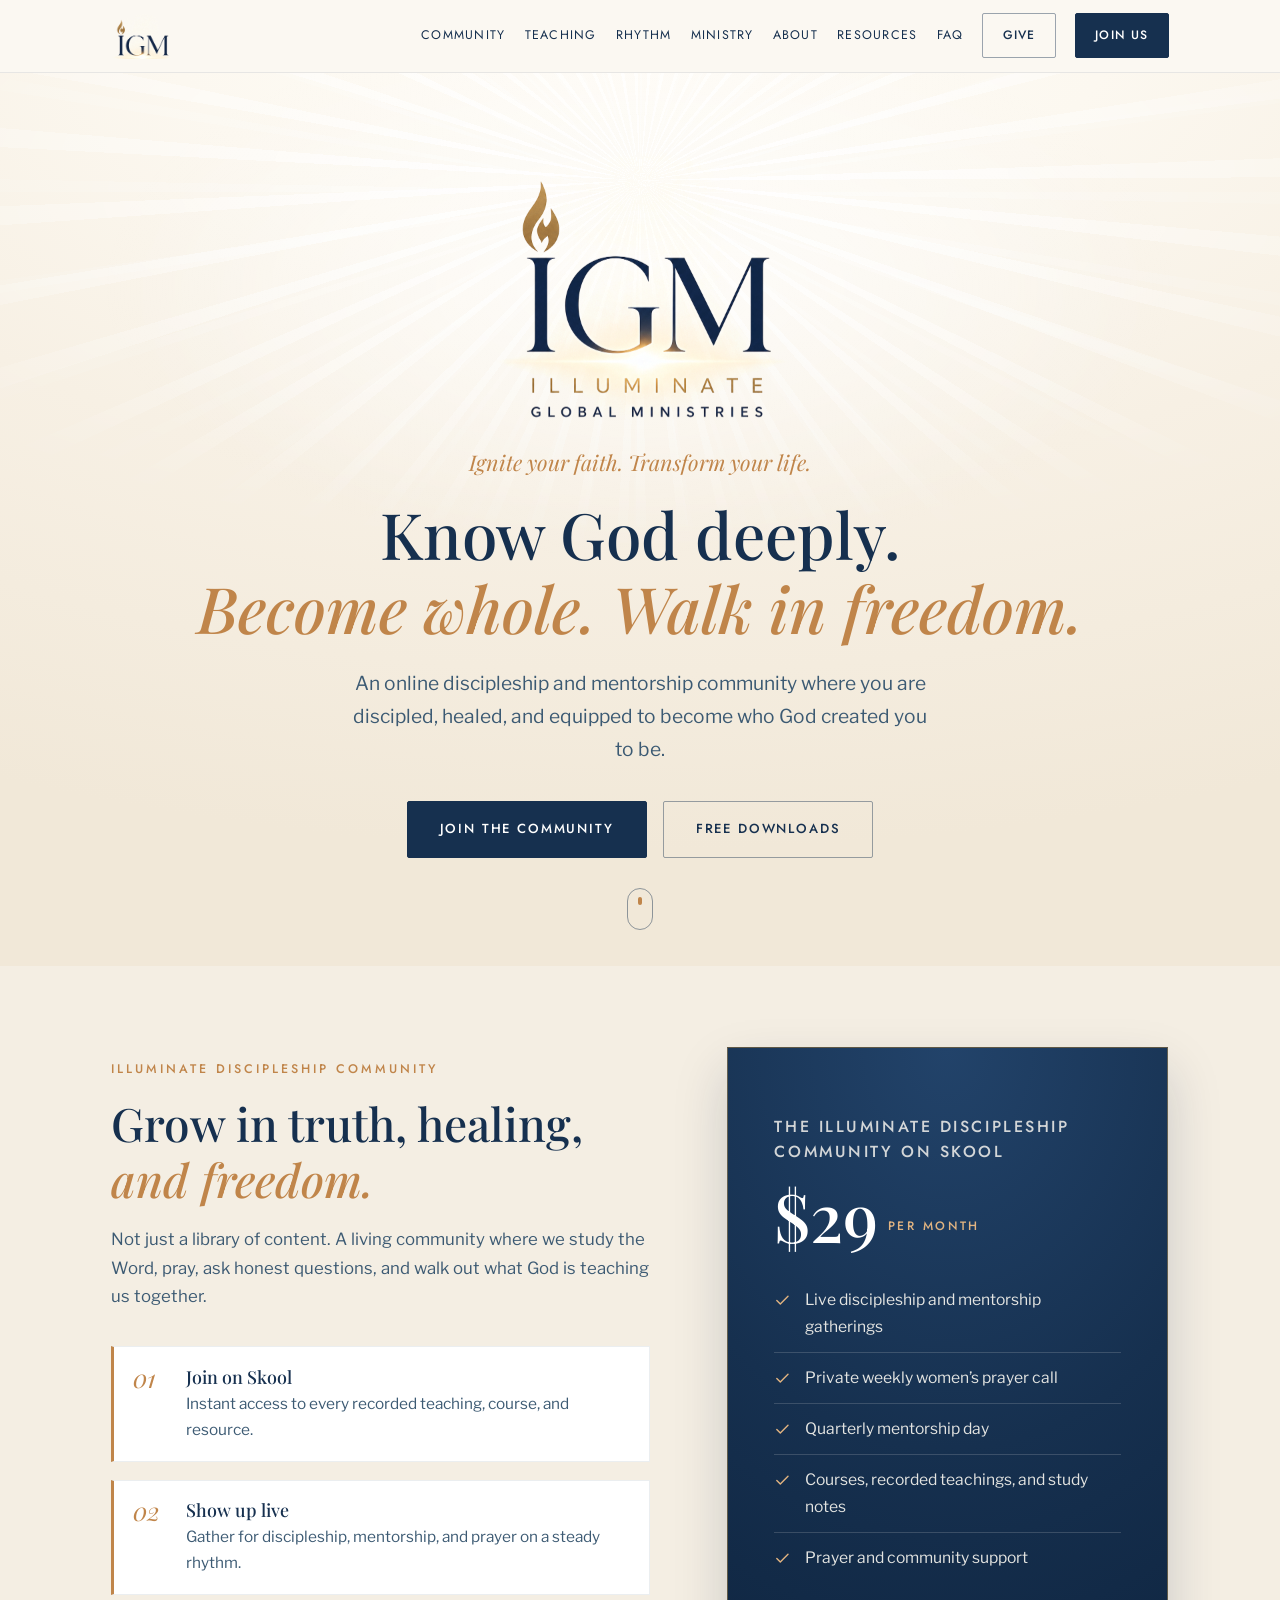
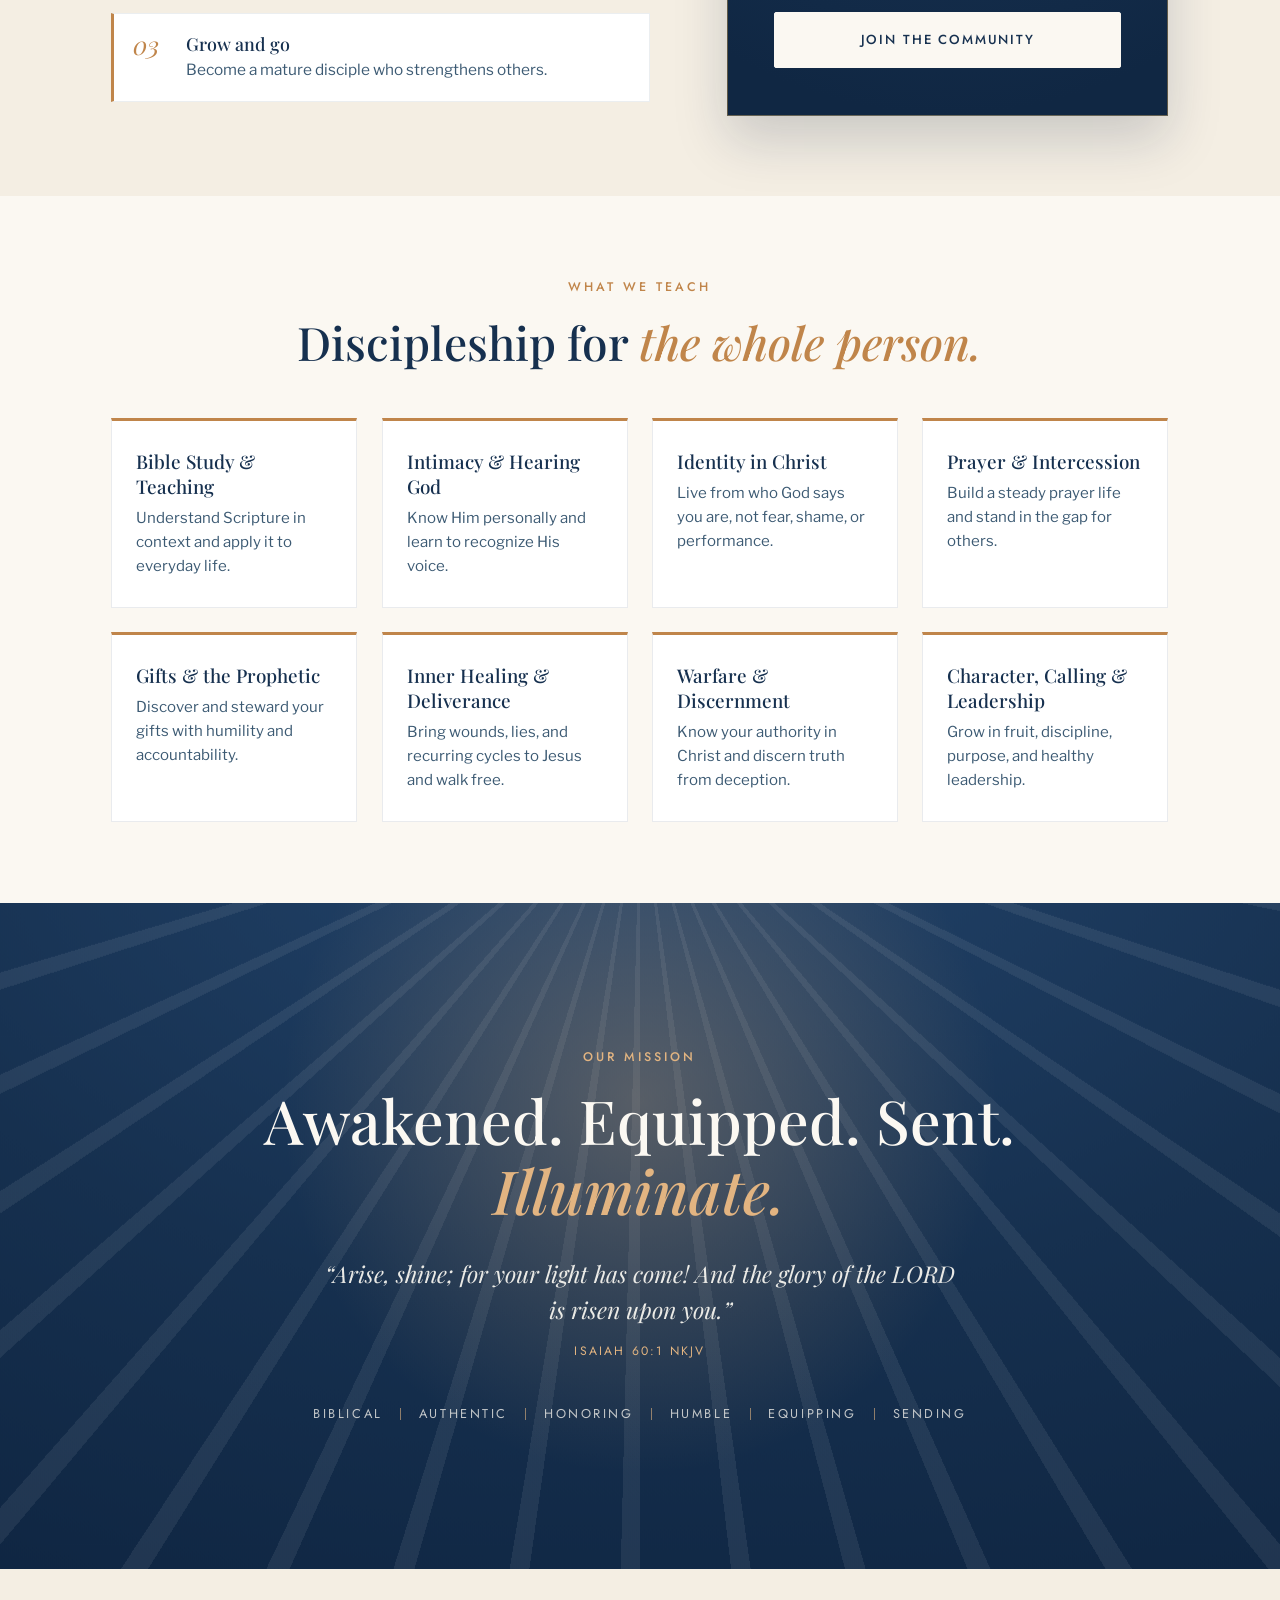
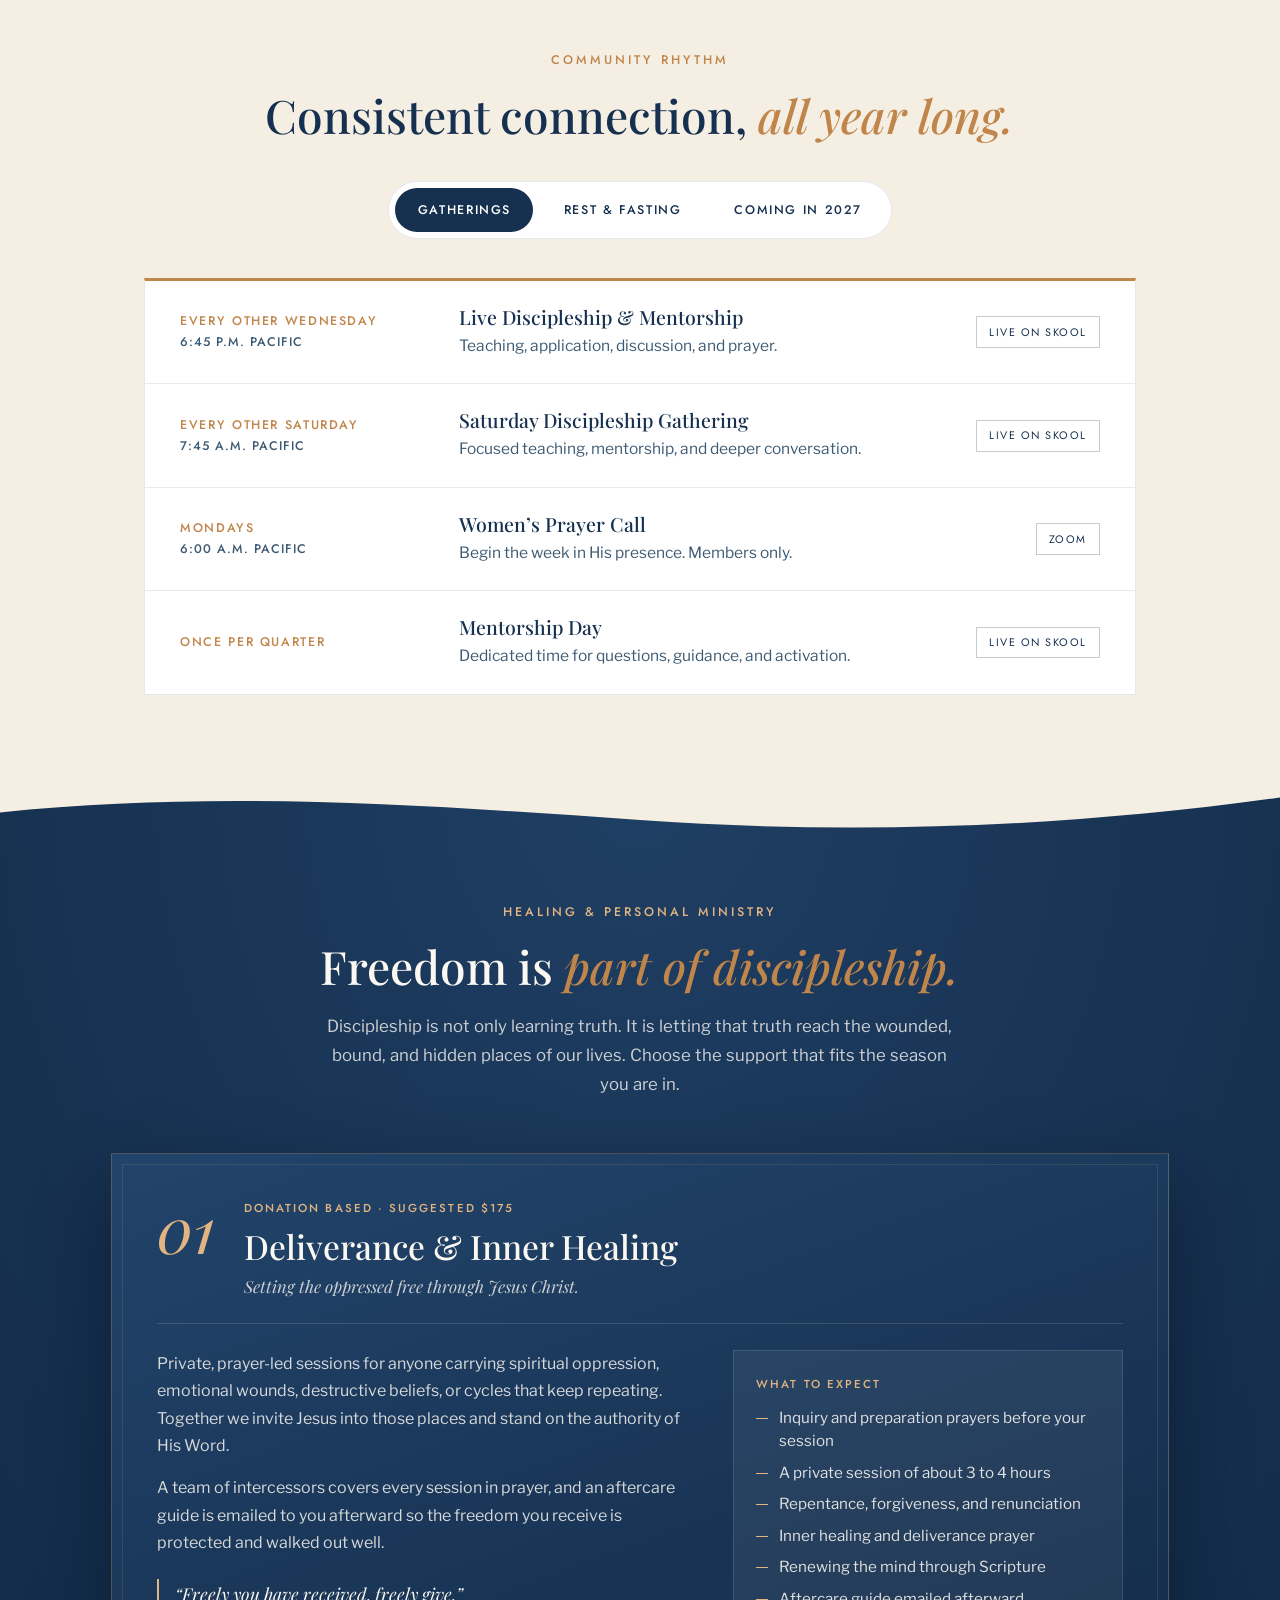
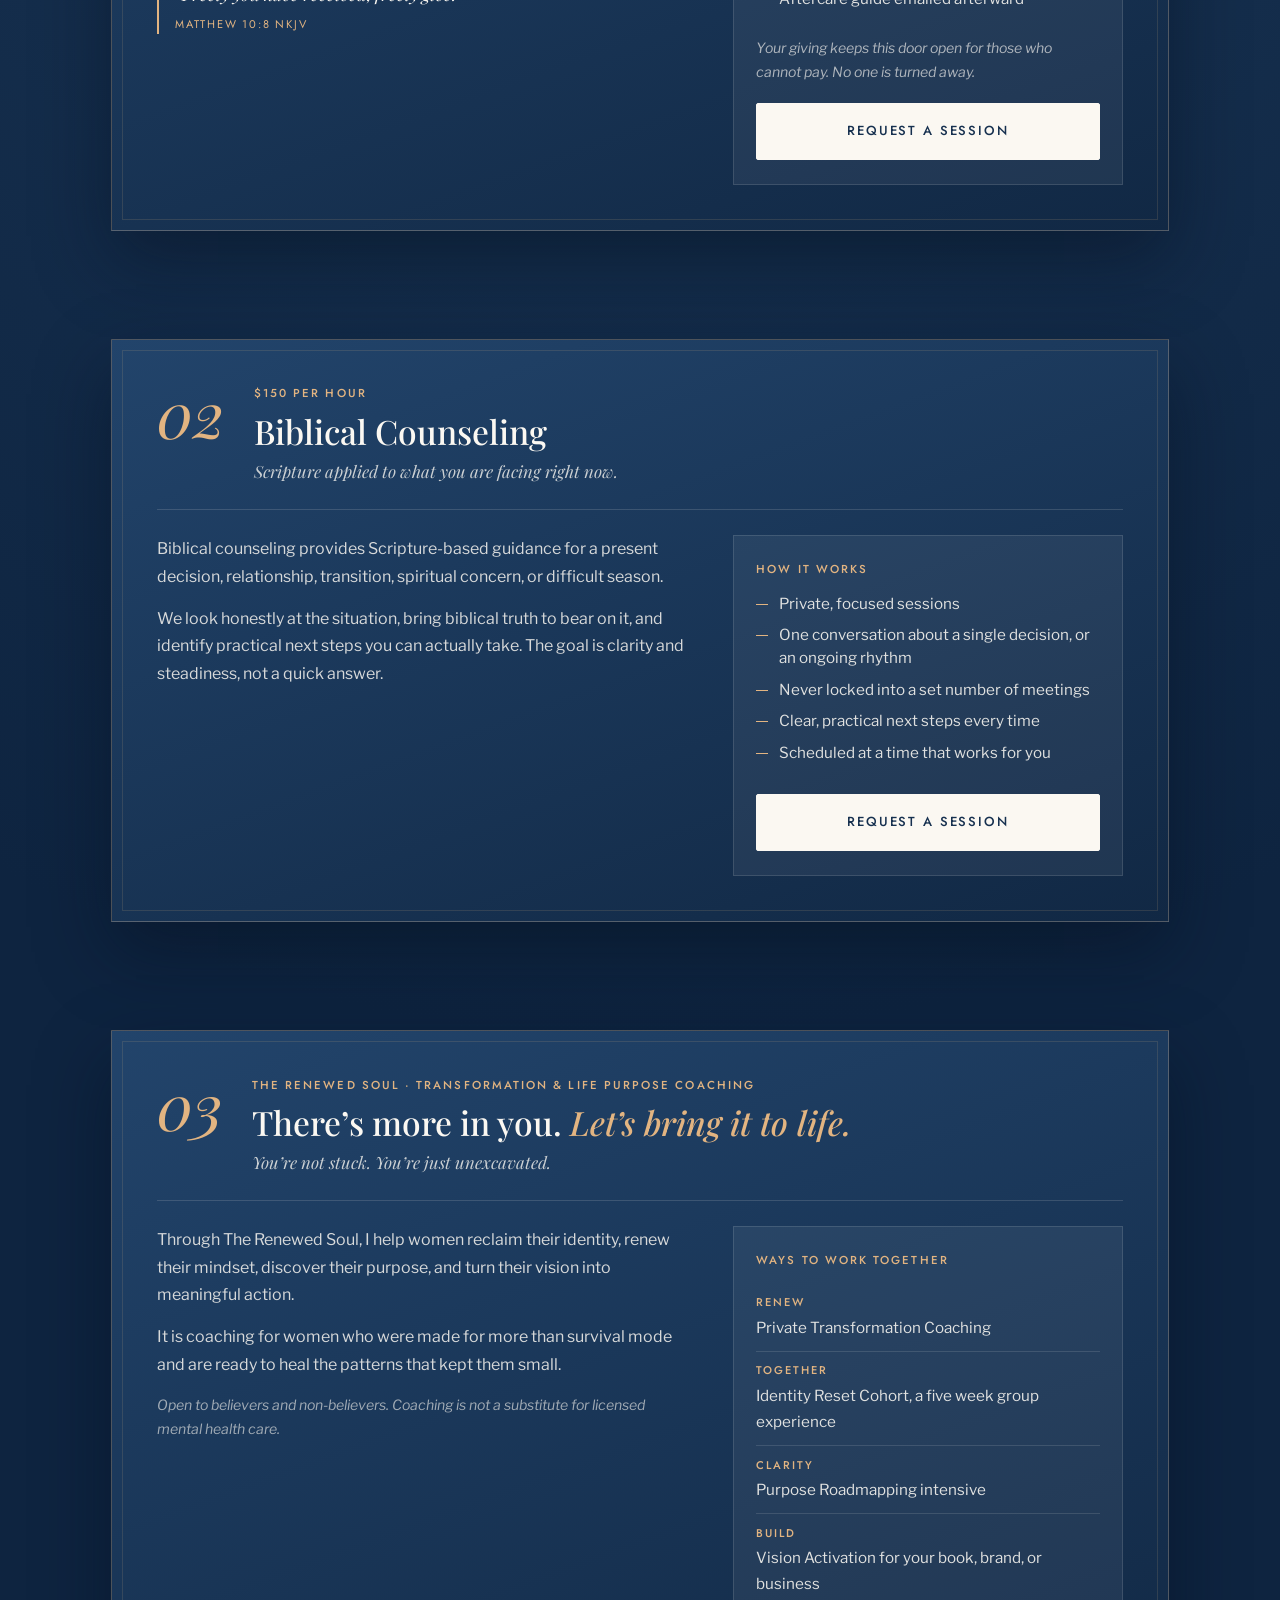
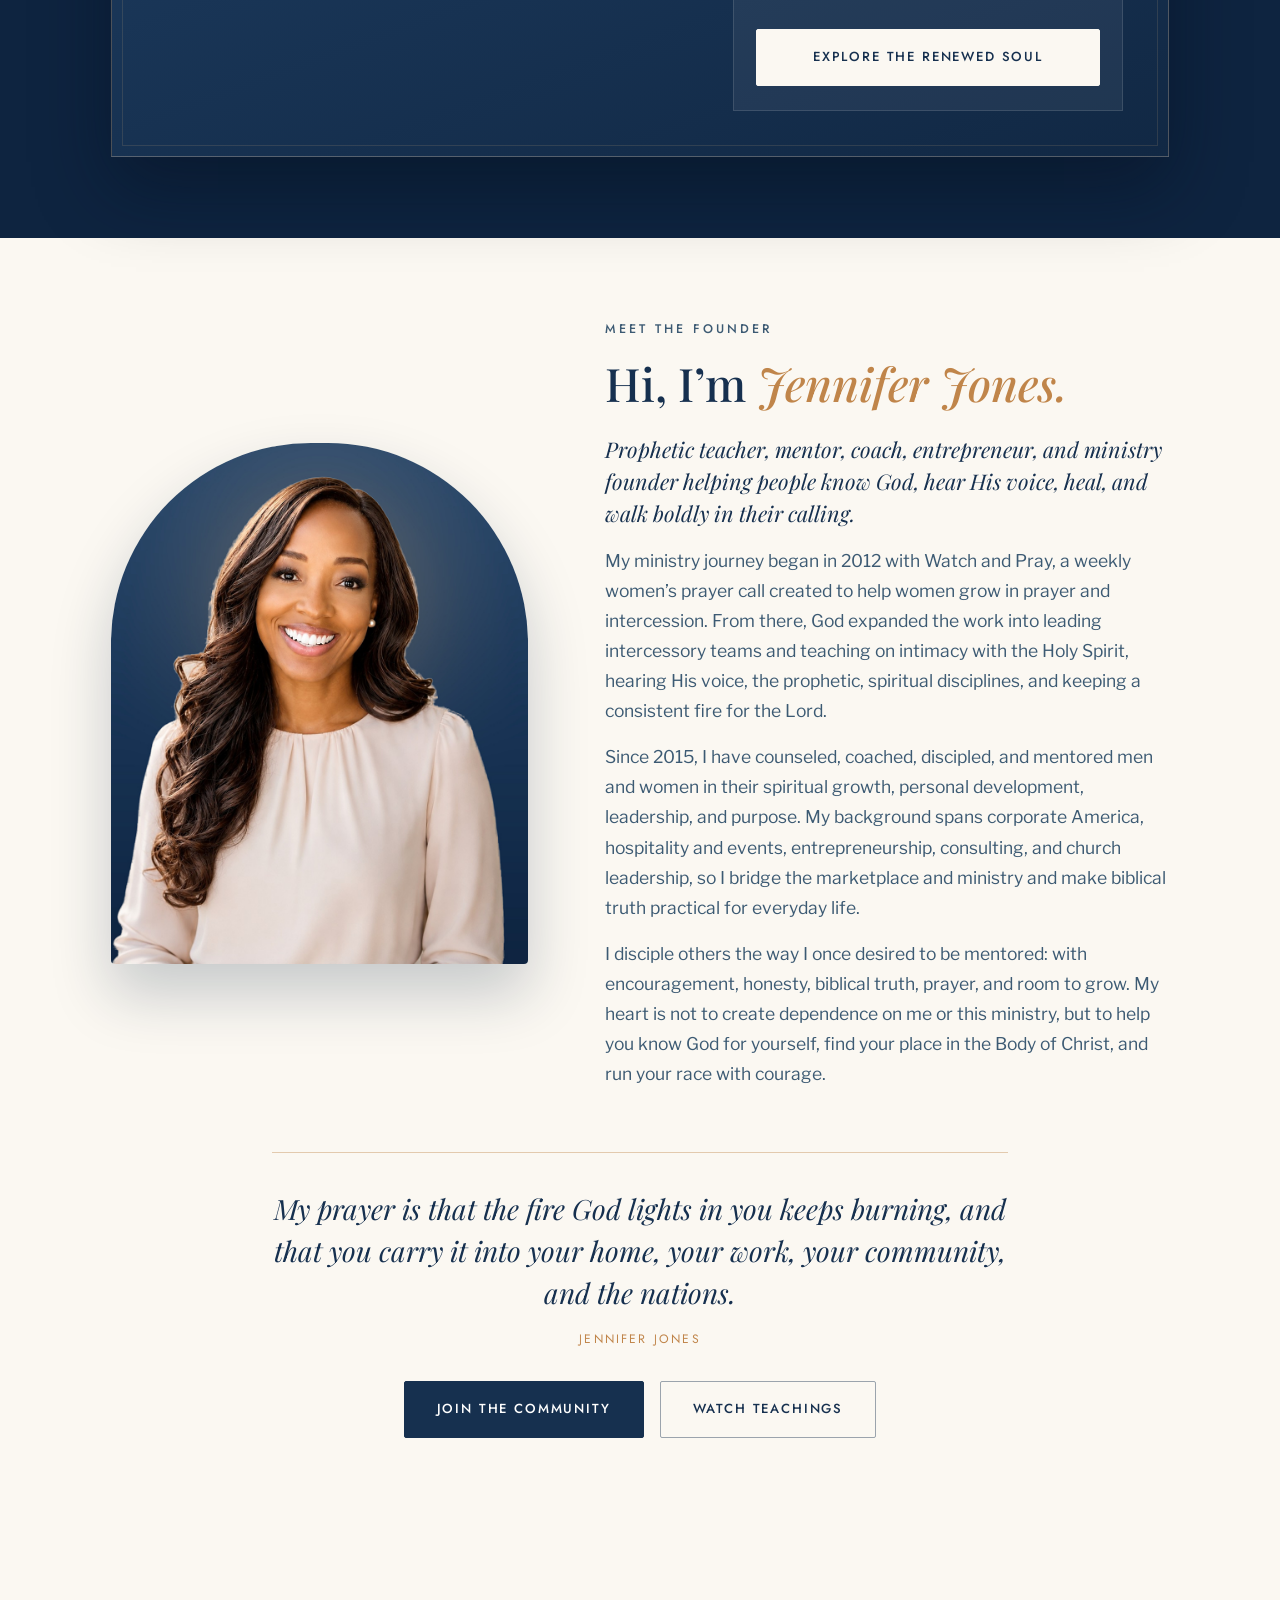
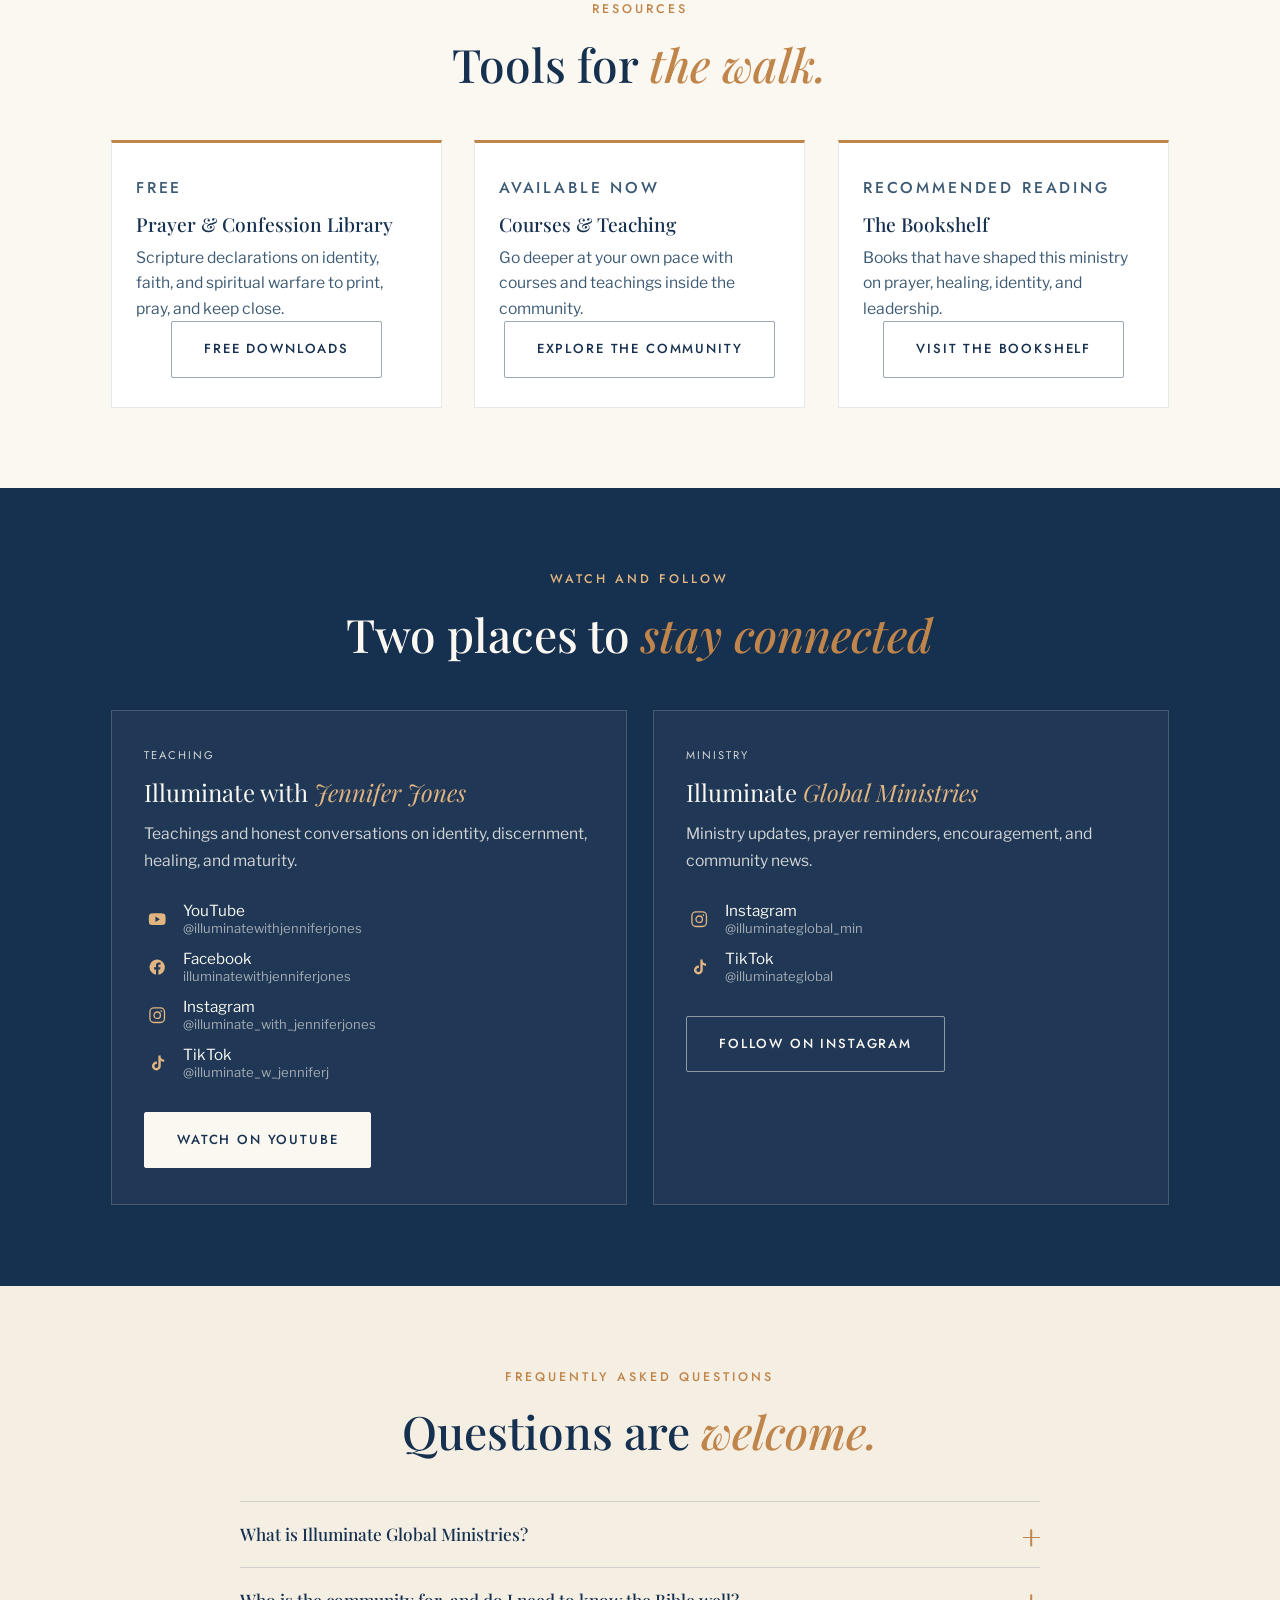
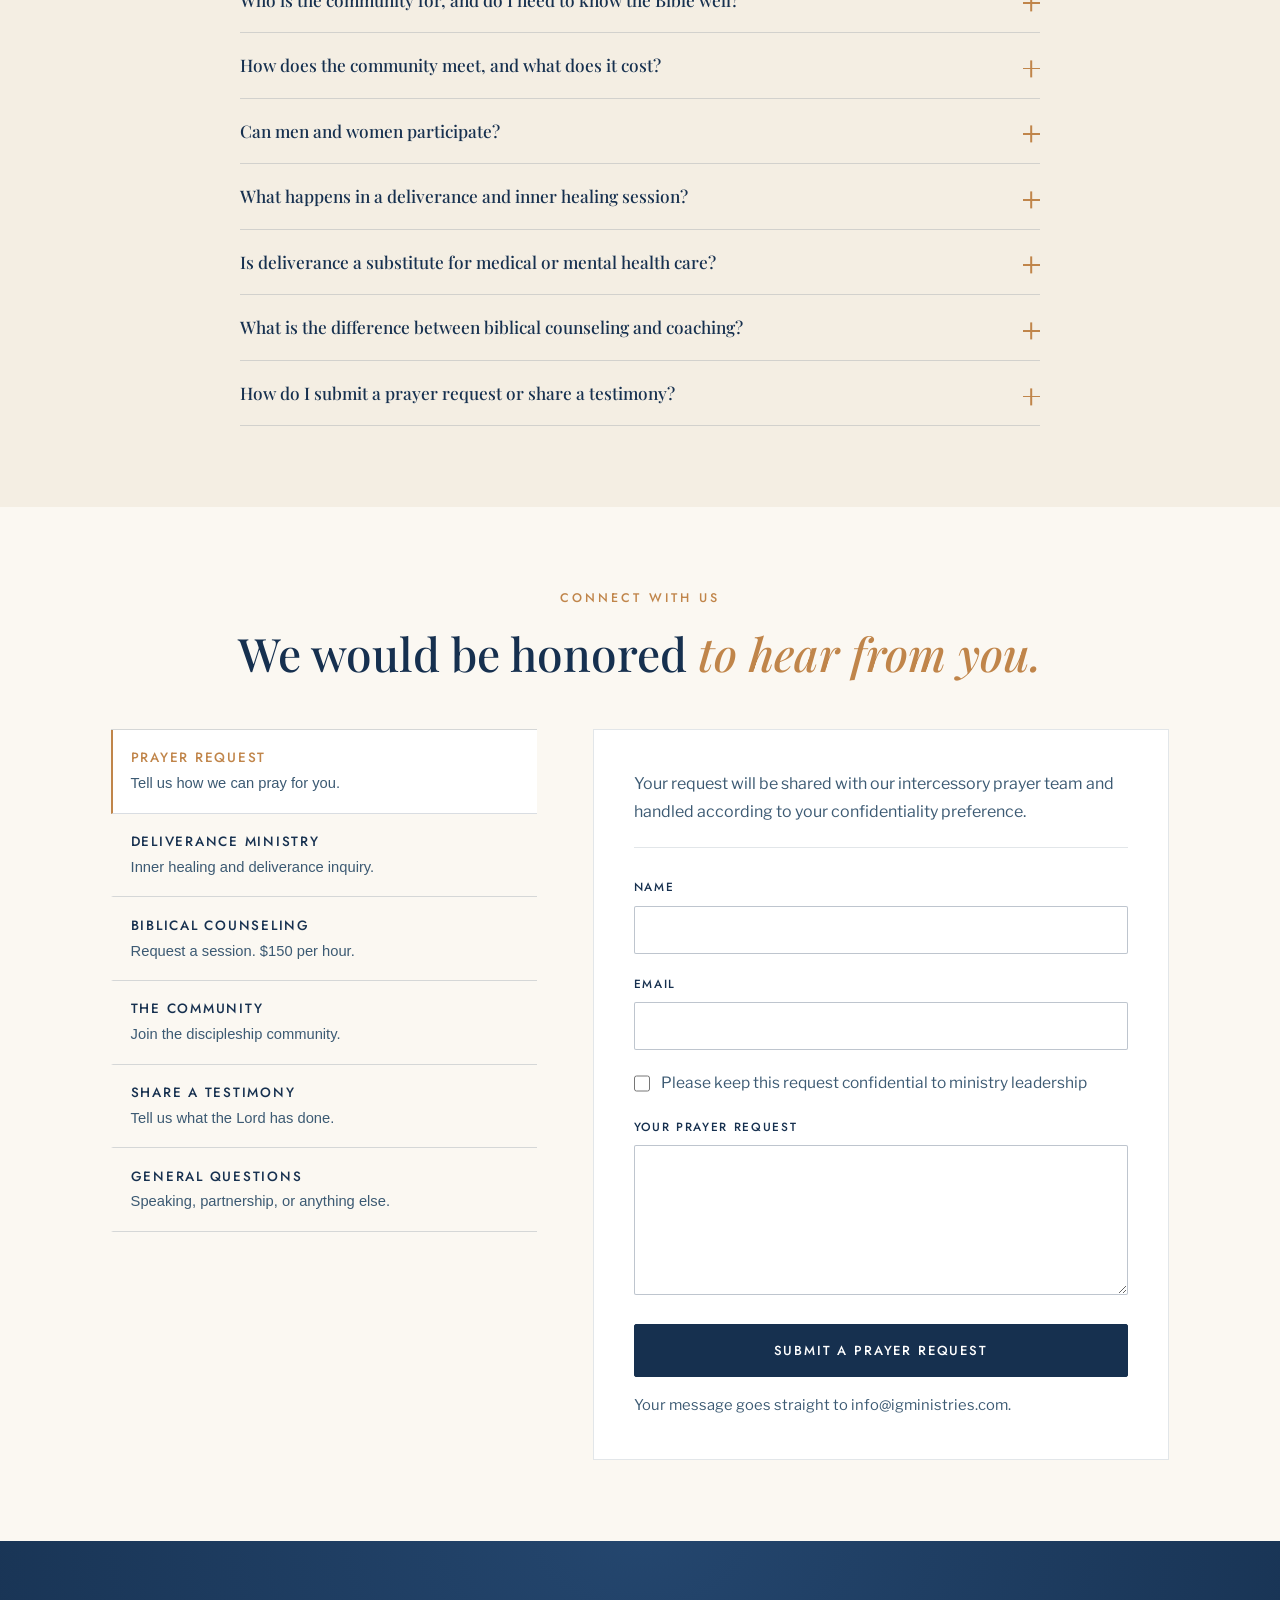
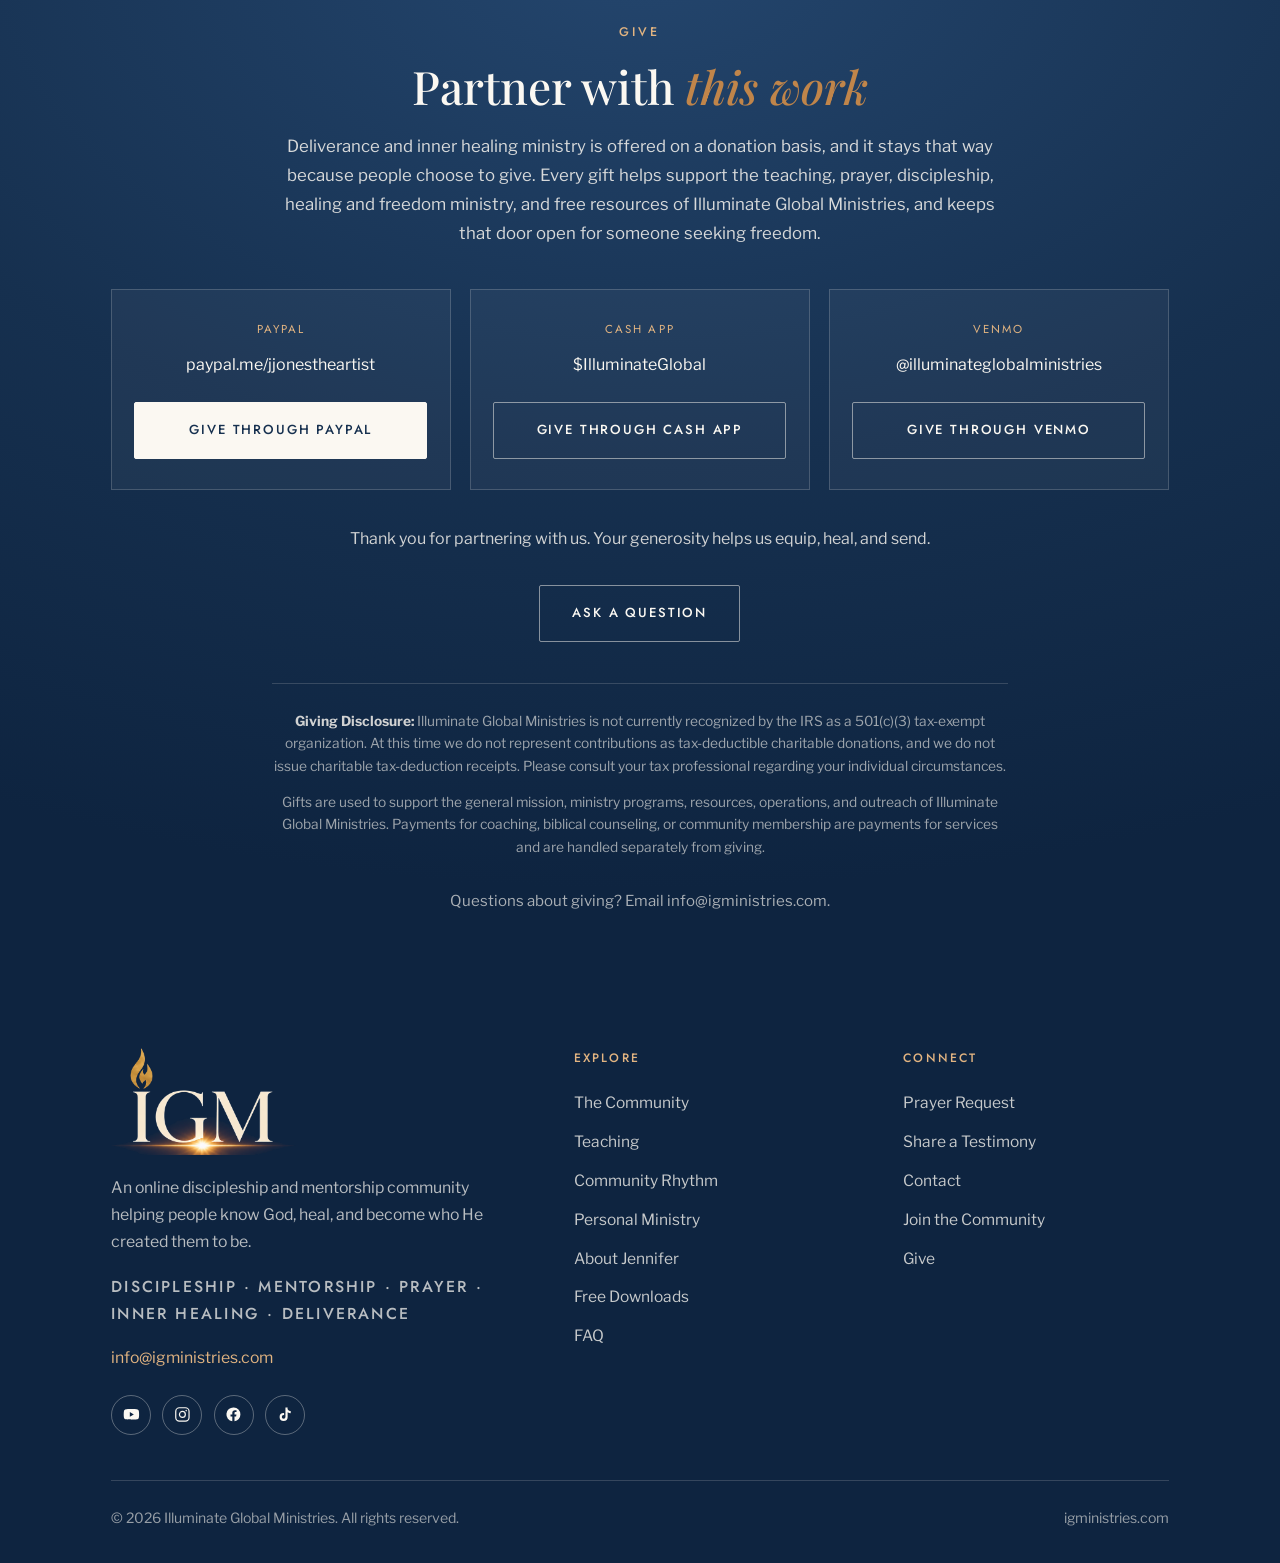
<file: index.html>
<!DOCTYPE html>
<html lang="en">
<head>
<meta charset="utf-8">
<meta name="viewport" content="width=device-width, initial-scale=1">

<title>Illuminate Global Ministries | Online Discipleship, Mentorship &amp; Inner Healing</title>
<meta name="description" content="An online discipleship and mentorship community helping people know God intimately, become rooted in His Word, receive inner healing and freedom, and become who He created them to be.">
<meta name="author" content="Illuminate Global Ministries">
<link rel="canonical" href="https://igministries.com/">
<meta name="theme-color" content="#16304F">

<!-- how the link looks when shared on Facebook, Instagram, LinkedIn, iMessage -->
<meta property="og:type" content="website">
<meta property="og:site_name" content="Illuminate Global Ministries">
<meta property="og:url" content="https://igministries.com/">
<meta property="og:title" content="Illuminate Global Ministries">
<meta property="og:description" content="Know God deeply. Become whole. Walk in freedom. An online discipleship and mentorship community with biblical teaching, prayer, mentorship, inner healing, and deliverance.">
<meta property="og:image" content="https://igministries.com/assets/og-image.png">
<meta property="og:image:width" content="1200">
<meta property="og:image:height" content="630">
<meta property="og:image:alt" content="Illuminate Global Ministries">
<meta property="og:locale" content="en_US">

<!-- and on X / Twitter -->
<meta name="twitter:card" content="summary_large_image">
<meta name="twitter:title" content="Illuminate Global Ministries">
<meta name="twitter:description" content="Know God deeply. Become whole. Walk in freedom. An online discipleship and mentorship community.">
<meta name="twitter:image" content="https://igministries.com/assets/og-image.png">

<!-- browser tab and phone home screen icons -->
<link rel="icon" href="assets/favicon.png" sizes="32x32">
<link rel="icon" href="assets/favicon-512.png" sizes="512x512">
<link rel="apple-touch-icon" href="assets/apple-touch-icon.png">

<!-- what Google shows in search results -->
<script type="application/ld+json">
{
  "@context": "https://schema.org",
  "@type": "Organization",
  "name": "Illuminate Global Ministries",
  "alternateName": "IGM",
  "url": "https://igministries.com/",
  "logo": "https://igministries.com/assets/og-image.png",
  "email": "info@igministries.com",
  "description": "An online discipleship and mentorship community helping people know God intimately, become rooted in His Word, receive inner healing and freedom, and become who He created them to be.",
  "founder": { "@type": "Person", "name": "Jennifer Jones" },
  "sameAs": [
    "https://youtube.com/@illuminatewithjenniferjones",
    "https://www.instagram.com/illuminate_with_jenniferjones",
    "https://www.facebook.com/illuminatewithjenniferjones",
    "https://www.tiktok.com/@illuminate_w_jenniferj"
  ]
}
</script>
<link rel="preconnect" href="https://fonts.googleapis.com">
<link rel="preconnect" href="https://fonts.gstatic.com" crossorigin>
<link href="https://fonts.googleapis.com/css2?family=Playfair+Display:ital,wght@0,500;0,600;1,500;1,600&family=Jost:wght@400;500&family=Libre+Franklin:ital,wght@0,300;0,400;0,500;0,600;1,400&display=swap" rel="stylesheet">
<link rel="stylesheet" href="styles.css">
</head>
<body>

<!-- ===================== ICON SPRITE ===================== -->
<svg width="0" height="0" style="position:absolute" aria-hidden="true" focusable="false">
  <defs>
    <g id="i-book" fill="none" stroke="currentColor" stroke-width="1.6" stroke-linecap="round" stroke-linejoin="round">
      <path d="M2 3h6a4 4 0 0 1 4 4v14a3 3 0 0 0-3-3H2z"/><path d="M22 3h-6a4 4 0 0 0-4 4v14a3 3 0 0 1 3-3h7z"/>
    </g>
    <g id="i-users" fill="none" stroke="currentColor" stroke-width="1.6" stroke-linecap="round" stroke-linejoin="round">
      <path d="M16 21v-2a4 4 0 0 0-4-4H6a4 4 0 0 0-4 4v2"/><circle cx="9" cy="7" r="4"/>
      <path d="M22 21v-2a4 4 0 0 0-3-3.87"/><path d="M16 3.13a4 4 0 0 1 0 7.75"/>
    </g>
    <g id="i-hands" fill="none" stroke="currentColor" stroke-width="1.6" stroke-linecap="round" stroke-linejoin="round">
      <path d="M11 22V9a2 2 0 0 0-4 0v5"/><path d="M13 22V9a2 2 0 0 1 4 0v5"/>
      <path d="M7 14l-2.2 2.2a2 2 0 0 0 0 2.83L7 21"/><path d="M17 14l2.2 2.2a2 2 0 0 1 0 2.83L17 21"/>
      <path d="M12 7V2"/>
    </g>
    <g id="i-heart" fill="none" stroke="currentColor" stroke-width="1.6" stroke-linecap="round" stroke-linejoin="round">
      <path d="M19 14c1.49-1.46 3-3.21 3-5.5A5.5 5.5 0 0 0 16.5 3c-1.76 0-3 .5-4.5 2-1.5-1.5-2.74-2-4.5-2A5.5 5.5 0 0 0 2 8.5c0 2.3 1.5 4.05 3 5.5l7 7Z"/>
    </g>
    <g id="i-shield" fill="none" stroke="currentColor" stroke-width="1.6" stroke-linecap="round" stroke-linejoin="round">
      <path d="M20 13c0 5-3.5 7.5-8 9-4.5-1.5-8-4-8-9V6l8-3 8 3Z"/><path d="m9 12 2 2 4-4"/>
    </g>
    <g id="i-spark" fill="none" stroke="currentColor" stroke-width="1.6" stroke-linecap="round" stroke-linejoin="round">
      <path d="m12 3 2.2 6.3L21 12l-6.8 2.7L12 21l-2.2-6.3L3 12l6.8-2.7z"/>
    </g>
    <g id="i-compass" fill="none" stroke="currentColor" stroke-width="1.6" stroke-linecap="round" stroke-linejoin="round">
      <circle cx="12" cy="12" r="9"/><path d="m16.2 7.8-2.1 6.4-6.4 2.1 2.1-6.4z"/>
    </g>
    <g id="i-flag" fill="none" stroke="currentColor" stroke-width="1.6" stroke-linecap="round" stroke-linejoin="round">
      <path d="M4 21V4"/><path d="M4 5h11l-1.5 3.5L15 12H4z"/>
    </g>
    <g id="i-flame" fill="none" stroke="currentColor" stroke-width="1.6" stroke-linecap="round" stroke-linejoin="round">
      <path d="M8.5 14.5A2.5 2.5 0 0 0 11 12c0-1.4-.5-2-1-3-1.1-2.1-.2-4 2-6 .5 2.5 2 4.9 4 6.5 2 1.6 3 3.5 3 5.5a7 7 0 1 1-14 0c0-1.2.4-2.3 1-3a2.5 2.5 0 0 0 2.5 2.5z"/>
    </g>
    <g id="i-ear" fill="none" stroke="currentColor" stroke-width="1.6" stroke-linecap="round" stroke-linejoin="round">
      <path d="M6 8.5a6 6 0 0 1 12 0c0 3-2 4-3 5.5-.8 1.2-.5 3-2.5 3a2.5 2.5 0 0 1-2.5-2.5"/>
      <path d="M9 9a3 3 0 1 1 5 2.2"/><path d="M6 15v4a2 2 0 0 0 2 2"/>
    </g>
    <g id="i-crown" fill="none" stroke="currentColor" stroke-width="1.6" stroke-linecap="round" stroke-linejoin="round">
      <path d="M3 7l3.5 4L12 4l5.5 7L21 7v11H3z"/>
    </g>
    <g id="i-user" fill="none" stroke="currentColor" stroke-width="1.6" stroke-linecap="round" stroke-linejoin="round">
      <circle cx="12" cy="8" r="4"/><path d="M4.5 21a7.5 7.5 0 0 1 15 0"/>
    </g>
    <g id="i-mic" fill="none" stroke="currentColor" stroke-width="1.6" stroke-linecap="round" stroke-linejoin="round">
      <rect x="9" y="2" width="6" height="11" rx="3"/><path d="M5 10v1a7 7 0 0 0 14 0v-1"/><path d="M12 19v3"/>
    </g>
    <g id="i-pray" fill="none" stroke="currentColor" stroke-width="1.6" stroke-linecap="round" stroke-linejoin="round">
      <path d="M12 4c-1.1 1.3-2 2.5-2 4v6l-2.5 2.5a1.8 1.8 0 0 0 0 2.5l1.5 1.5H12z"/>
      <path d="M12 4c1.1 1.3 2 2.5 2 4v6l2.5 2.5a1.8 1.8 0 0 1 0 2.5L15 20.5h-3z"/>
    </g>
    <g id="i-heart-bandage" fill="none" stroke="currentColor" stroke-width="1.6" stroke-linecap="round" stroke-linejoin="round">
      <path d="M19 13.5c1.4-1.4 2.9-3.1 2.9-5.3A5.4 5.4 0 0 0 16.5 2.9c-1.7 0-2.9.5-4.5 2-1.6-1.5-2.8-2-4.5-2A5.4 5.4 0 0 0 2.1 8.2c0 2.2 1.5 3.9 2.9 5.3L12 20.4z"/>
      <rect x="7.7" y="8.6" width="8.6" height="4.4" rx="2.2" transform="rotate(-45 12 10.8)"/>
      <path d="M10.6 10.1v0M13.4 11.5v0M10.6 11.9v0M13.4 9.7v0"/>
    </g>
    <g id="i-chain-break" fill="none" stroke="currentColor" stroke-width="1.6" stroke-linecap="round" stroke-linejoin="round">
      <path d="m18.6 12.4 1.7-1.7a4.4 4.4 0 0 0-6.2-6.2l-1.7 1.7"/>
      <path d="m5.4 11.6-1.7 1.7a4.4 4.4 0 0 0 6.2 6.2l1.7-1.7"/>
      <path d="m8 2 1.4 2.4M2 8l2.4 1.4M16 22l-1.4-2.4M22 16l-2.4-1.4"/>
    </g>
    <g id="i-cross" fill="none" stroke="currentColor" stroke-width="1.8" stroke-linecap="round" stroke-linejoin="round">
      <path d="M12 2.5v19"/><path d="M6.5 8.5h11"/>
    </g>
    <g id="i-medal" fill="none" stroke="currentColor" stroke-width="1.6" stroke-linecap="round" stroke-linejoin="round">
      <circle cx="12" cy="15.5" r="5.3"/>
      <path d="M8.6 10.6 6 2.2l6 3 6-3-2.6 8.4"/>
      <path d="m12 13.2.9 1.9 2 .3-1.5 1.4.4 2-1.8-1-1.8 1 .4-2L9.1 15.4l2-.3z"/>
    </g>
    <g id="i-crown-person" fill="none" stroke="currentColor" stroke-width="1.6" stroke-linecap="round" stroke-linejoin="round">
      <path d="M7.5 4 9.75 6 12 2.6 14.25 6 16.5 4v3.6h-9z"/>
      <circle cx="12" cy="12.4" r="3"/>
      <path d="M5.6 21.5a6.4 6.4 0 0 1 12.8 0"/>
    </g>
    <g id="i-megaphone" fill="none" stroke="currentColor" stroke-width="1.6" stroke-linecap="round" stroke-linejoin="round">
      <path d="M3 10.5v3a1 1 0 0 0 1 1h3l7 4V5.5l-7 4H4a1 1 0 0 0-1 1z"/>
      <path d="M17.3 9.2a4 4 0 0 1 0 5.6"/>
      <path d="M20 6.4a7.6 7.6 0 0 1 0 11.2"/>
    </g>
    <g id="i-open-book" fill="none" stroke="currentColor" stroke-width="1.6" stroke-linecap="round" stroke-linejoin="round">
      <path d="M2.2 6.6c3.1-1.6 6.6-1.6 9.8 0 3.2-1.6 6.7-1.6 9.8 0v10.8c-3.1-1.6-6.6-1.6-9.8 0-3.2-1.6-6.7-1.6-9.8 0z"/>
      <path d="M12 6.6v10.8"/>
    </g>
    <g id="i-shield-plain" fill="none" stroke="currentColor" stroke-width="1.6" stroke-linecap="round" stroke-linejoin="round">
      <path d="M20 12.5c0 5-3.5 7.5-8 9-4.5-1.5-8-4-8-9V6l8-3 8 3z"/>
    </g>
    <g id="i-scales" fill="none" stroke="currentColor" stroke-width="1.6" stroke-linecap="round" stroke-linejoin="round">
      <path d="M12 3.2v17.6"/><path d="M7.5 20.8h9"/><path d="M4 7h16"/>
      <path d="M4 7 1.6 12.6a3.4 3.4 0 0 0 4.8 0z"/>
      <path d="M20 7l2.4 5.6a3.4 3.4 0 0 1-4.8 0z"/>
    </g>
    <g id="i-target" fill="none" stroke="currentColor" stroke-width="1.6" stroke-linecap="round" stroke-linejoin="round">
      <circle cx="12" cy="12" r="9"/><circle cx="12" cy="12" r="5"/><circle cx="12" cy="12" r="1.4"/>
    </g>
    <g id="i-grapes" fill="none" stroke="currentColor" stroke-width="1.5" stroke-linecap="round" stroke-linejoin="round">
      <path d="M12 8.6V4.4"/>
      <path d="M12.2 5c1.4-1.8 3.4-2.4 5.4-2-.2 2-1.4 3.6-3.4 4"/>
      <circle cx="8.6" cy="11.2" r="2.2"/><circle cx="15.4" cy="11.2" r="2.2"/>
      <circle cx="12" cy="11.2" r="2.2"/>
      <circle cx="10.3" cy="15" r="2.2"/><circle cx="13.7" cy="15" r="2.2"/>
      <circle cx="12" cy="18.7" r="2.2"/>
    </g>
    <g id="i-hands-heart" fill="none" stroke="currentColor" stroke-width="1.6" stroke-linecap="round" stroke-linejoin="round">
      <path d="M12 11.4 9.4 8.9a1.85 1.85 0 0 1 2.6-2.6 1.85 1.85 0 0 1 2.6 2.6z"/>
      <path d="M4 12.5a2 2 0 0 1 4 0v3"/><path d="M20 12.5a2 2 0 0 0-4 0v3"/>
      <path d="M4 12.5V16a5.5 5.5 0 0 0 5.5 5.5h5A5.5 5.5 0 0 0 20 16v-3.5"/>
    </g>
    <g id="i-kneel" fill="none" stroke="currentColor" stroke-width="1.6" stroke-linecap="round" stroke-linejoin="round">
      <circle cx="9.6" cy="5.2" r="2.3"/>
      <path d="M9.6 7.5c-1.8 0-3.2 1.4-3.2 3.2v2.6"/>
      <path d="M10.2 9.9c1.8.5 3.3 1.7 4.3 3.3"/>
      <path d="M6.4 13.3c-2.1 1-3.5 2.8-4 5h18"/>
    </g>
    <g id="i-clipboard" fill="none" stroke="currentColor" stroke-width="1.6" stroke-linecap="round" stroke-linejoin="round">
      <path d="M8.6 4H6.5a2 2 0 0 0-2 2v13.5a2 2 0 0 0 2 2h11a2 2 0 0 0 2-2V6a2 2 0 0 0-2-2h-2.1"/>
      <rect x="8.6" y="2.2" width="6.8" height="3.8" rx="1.2"/>
      <path d="M8.5 11h7M8.5 14.6h7M8.5 18.2h4"/>
    </g>
    <g id="i-arrow" fill="none" stroke="currentColor" stroke-width="1.7" stroke-linecap="round" stroke-linejoin="round">
      <path d="M3 12h16"/><path d="m13 6 6 6-6 6"/>
    </g>
    <g id="i-sun" fill="none" stroke="currentColor" stroke-width="1.6" stroke-linecap="round" stroke-linejoin="round">
      <circle cx="12" cy="12" r="4"/><path d="M12 2v2M12 20v2M4.9 4.9l1.4 1.4M17.7 17.7l1.4 1.4M2 12h2M20 12h2M4.9 19.1l1.4-1.4M17.7 6.3l1.4-1.4"/>
    </g>
    <g id="i-clock" fill="none" stroke="currentColor" stroke-width="1.6" stroke-linecap="round" stroke-linejoin="round">
      <circle cx="12" cy="12" r="9"/><path d="M12 7v5l3 2"/>
    </g>
    <g id="i-eye" fill="none" stroke="currentColor" stroke-width="1.6" stroke-linecap="round" stroke-linejoin="round">
      <path d="M2 12s3.6-6.5 10-6.5S22 12 22 12s-3.6 6.5-10 6.5S2 12 2 12z"/><circle cx="12" cy="12" r="2.8"/>
    </g>
    <g id="i-leaf" fill="none" stroke="currentColor" stroke-width="1.6" stroke-linecap="round" stroke-linejoin="round">
      <path d="M11 20A7 7 0 0 1 4 13c0-6 6-10 16-10 0 10-4 16-10 16z"/><path d="M4 21c2-6 5-9 9-11"/>
    </g>
    <g id="i-hand" fill="none" stroke="currentColor" stroke-width="1.6" stroke-linecap="round" stroke-linejoin="round">
      <path d="M18 11V6.5a1.75 1.75 0 0 0-3.5 0"/><path d="M14.5 10V4.5a1.75 1.75 0 0 0-3.5 0V10"/>
      <path d="M11 10.5V6a1.75 1.75 0 0 0-3.5 0v8"/>
      <path d="M18 8.5a1.75 1.75 0 0 1 3.5 0V14a8 8 0 0 1-8 8h-1.5c-2.5 0-4-.8-5.3-2.1l-3-3a1.8 1.8 0 0 1 2.5-2.5L7.5 16"/>
    </g>
    <g id="i-download" fill="none" stroke="currentColor" stroke-width="1.6" stroke-linecap="round" stroke-linejoin="round">
      <path d="M21 15v4a2 2 0 0 1-2 2H5a2 2 0 0 1-2-2v-4"/><path d="m7 10 5 5 5-5"/><path d="M12 15V3"/>
    </g>
    <g id="i-play-square" fill="none" stroke="currentColor" stroke-width="1.6" stroke-linecap="round" stroke-linejoin="round">
      <rect x="3" y="4" width="18" height="16" rx="2"/><path d="m10 9 5 3-5 3z"/>
    </g>
    <g id="i-send" fill="none" stroke="currentColor" stroke-width="1.6" stroke-linecap="round" stroke-linejoin="round">
      <path d="m22 2-7 20-4-9-9-4z"/><path d="M22 2 11 13"/>
    </g>
    <g id="i-check" fill="none" stroke="currentColor" stroke-width="2" stroke-linecap="round" stroke-linejoin="round">
      <path d="m4 12 5 5L20 6"/>
    </g>
    <path id="i-play" d="M8 5v14l11-7z" fill="currentColor"/>
    <path id="i-youtube" fill="currentColor" d="M23 12s0-3.6-.46-5.27a2.6 2.6 0 0 0-1.83-1.84C19.05 4.4 12 4.4 12 4.4s-7.05 0-8.71.49A2.6 2.6 0 0 0 1.46 6.73 27.4 27.4 0 0 0 1 12a27.4 27.4 0 0 0 .46 5.27 2.6 2.6 0 0 0 1.83 1.84c1.66.49 8.71.49 8.71.49s7.05 0 8.71-.49a2.6 2.6 0 0 0 1.83-1.84C23 15.6 23 12 23 12zM9.75 15.5v-7l5.75 3.5z"/>
    <g id="i-instagram" fill="none" stroke="currentColor" stroke-width="1.7" stroke-linecap="round" stroke-linejoin="round">
      <rect x="2.5" y="2.5" width="19" height="19" rx="5.2"/><circle cx="12" cy="12" r="4.2"/><circle cx="17.4" cy="6.6" r="1.1" fill="currentColor" stroke="none"/>
    </g>
    <path id="i-facebook" fill="currentColor" d="M22 12a10 10 0 1 0-11.56 9.88v-6.99H7.9V12h2.54V9.8c0-2.5 1.49-3.89 3.77-3.89 1.09 0 2.24.2 2.24.2v2.46h-1.26c-1.24 0-1.63.77-1.63 1.56V12h2.78l-.45 2.89h-2.33v6.99A10 10 0 0 0 22 12z"/>
    <path id="i-tiktok" fill="currentColor" d="M16.6 2h-3.1v13.6a2.6 2.6 0 1 1-2.6-2.6c.24 0 .47.03.7.09v-3.15a5.9 5.9 0 0 0-.7-.04 5.75 5.75 0 1 0 5.75 5.75V8.9a7 7 0 0 0 4.35 1.5V7.25a4.05 4.05 0 0 1-4.4-5.25z"/>
  </defs>
</svg>

<!-- ===================== HEADER ===================== -->
<header class="site-header" id="siteHeader">
  <div class="header-inner">
    <a href="#top"><img class="nav-mark" src="assets/igm-mark.png" alt="Illuminate Global Ministries"></a>
    <button class="nav-toggle" id="navToggle" aria-expanded="false" aria-controls="navLinks">Menu</button>
    <nav class="nav-links" id="navLinks">
      <a href="#community">Community</a>
      <a href="#grow">Teaching</a>
      <a href="#rhythm">Rhythm</a>
      <a href="#ministry">Ministry</a>
      <a href="#about">About</a>
      <a href="#resources">Resources</a>
      <a href="#faq">FAQ</a>
      <a class="btn btn-ghost" href="#give">Give</a>
      <a class="btn btn-solid" href="#community">Join Us</a>
    </nav>
  </div>
</header>

<!-- ===================== HERO ===================== -->
<section class="hero" id="top">
  <div class="rays" data-speed="0.35"></div>
  <div class="rays two" data-speed="0.2"></div>
  <div class="glow"></div>

  <div class="wrap hero-inner" id="heroInner">
    <img class="hero-logo load-in" style="--d:0ms" src="assets/igm-logo.png" alt="Illuminate Global Ministries">
    <p class="tagline load-in" style="--d:150ms">Ignite your faith. Transform your life.</p>
    <h1 class="load-in" style="--d:300ms">
      Know God deeply.
      <span class="line2">Become whole. Walk in freedom.</span>
    </h1>
    <p class="hero-lede load-in" style="--d:450ms">
      An online discipleship and mentorship community where you are discipled, healed,
      and equipped to become who God created you to be.
    </p>
    <div class="cta-row load-in" style="--d:600ms">
      <a class="btn btn-solid" href="https://www.skool.com/illuminate-global-ministries-8644/about" target="_blank" rel="noopener">Join the Community</a>
      <a class="btn btn-ghost" href="resources.html">Free Downloads</a>
    </div>
  </div>

  <a class="scroll-cue" href="#community" aria-label="Scroll to the community"><span></span></a>
</section>


<!-- ===================== COMMUNITY ===================== -->
<section class="community" id="community">
  <div class="wrap community-grid">
    <div class="community-copy">
      <p class="eyebrow">Illuminate Discipleship Community</p>
      <h2 class="section-title">Grow in truth, healing, <em>and freedom.</em></h2>
      <p class="section-lead">
        Not just a library of content. A living community where we study the Word, pray,
        ask honest questions, and walk out what God is teaching us together.
      </p>

      <ol class="steps">
        <li><span>01</span><div><h3>Join on Skool</h3><p>Instant access to every recorded teaching, course, and resource.</p></div></li>
        <li><span>02</span><div><h3>Show up live</h3><p>Gather for discipleship, mentorship, and prayer on a steady rhythm.</p></div></li>
        <li><span>03</span><div><h3>Grow and go</h3><p>Become a mature disciple who strengthens others.</p></div></li>
      </ol>
    </div>

    <div class="price-card">
      <p class="card-label">The Illuminate Discipleship Community on Skool</p>
      <div class="price">$29<span class="per">Per Month</span></div>
      <ul class="price-list">
        <li><svg viewBox="0 0 24 24"><use href="#i-check"/></svg><span>Live discipleship and mentorship gatherings</span></li>
        <li><svg viewBox="0 0 24 24"><use href="#i-check"/></svg><span>Private weekly women&rsquo;s prayer call</span></li>
        <li><svg viewBox="0 0 24 24"><use href="#i-check"/></svg><span>Quarterly mentorship day</span></li>
        <li><svg viewBox="0 0 24 24"><use href="#i-check"/></svg><span>Courses, recorded teachings, and study notes</span></li>
        <li><svg viewBox="0 0 24 24"><use href="#i-check"/></svg><span>Prayer and community support</span></li>
      </ul>
      <a class="btn btn-light btn-block" id="skoolLink" href="https://www.skool.com/illuminate-global-ministries-8644/about" target="_blank" rel="noopener">Join the Community</a>
    </div>
  </div>
</section>

<!-- ===================== WHAT WE TEACH & HOW WE EQUIP ===================== -->
<section class="grow" id="grow">
  <div class="wrap">
    <div class="center">
      <p class="eyebrow">What We Teach</p>
      <h2 class="section-title">Discipleship for <em>the whole person.</em></h2>
    </div>
    <div class="grid-4 topic-grid">
    <article class="topic"><h3>Bible Study &amp; Teaching</h3><p>Understand Scripture in context and apply it to everyday life.</p></article>
    <article class="topic"><h3>Intimacy &amp; Hearing God</h3><p>Know Him personally and learn to recognize His voice.</p></article>
    <article class="topic"><h3>Identity in Christ</h3><p>Live from who God says you are, not fear, shame, or performance.</p></article>
    <article class="topic"><h3>Prayer &amp; Intercession</h3><p>Build a steady prayer life and stand in the gap for others.</p></article>
    <article class="topic"><h3>Gifts &amp; the Prophetic</h3><p>Discover and steward your gifts with humility and accountability.</p></article>
    <article class="topic"><h3>Inner Healing &amp; Deliverance</h3><p>Bring wounds, lies, and recurring cycles to Jesus and walk free.</p></article>
    <article class="topic"><h3>Warfare &amp; Discernment</h3><p>Know your authority in Christ and discern truth from deception.</p></article>
    <article class="topic"><h3>Character, Calling &amp; Leadership</h3><p>Grow in fruit, discipline, purpose, and healthy leadership.</p></article>
  </div></div>
</section>

<!-- ===================== MISSION BAND (parallax) ===================== -->
<section class="band on-navy" id="mission">
  <div class="band-bg" data-speed="0.25" aria-hidden="true"></div>
  <div class="wrap center band-inner">
    <p class="eyebrow">Our Mission</p>
    <h2 class="band-title">Awakened. Equipped. Sent. <em>Illuminate.</em></h2>
    <blockquote class="band-verse">
      &ldquo;Arise, shine; for your light has come! And the glory of the LORD is risen upon you.&rdquo;
      <cite>Isaiah 60:1 NKJV</cite>
    </blockquote>
    <p class="values-line">Biblical <i></i> Authentic <i></i> Honoring <i></i> Humble <i></i> Equipping <i></i> Sending</p>
  </div>
</section>

<!-- ===================== COMMUNITY RHYTHM ===================== -->
<section class="rhythm" id="rhythm">
  <div class="wrap">
    <div class="center">
      <p class="eyebrow">Community Rhythm</p>
      <h2 class="section-title">Consistent connection, <em>all year long.</em></h2>
    </div>

    <div class="tabs" role="tablist" aria-label="Community rhythm">
      <button class="tab" role="tab" aria-selected="true" aria-controls="tab-gather" id="t-gather">Gatherings</button>
      <button class="tab" role="tab" aria-selected="false" aria-controls="tab-rest" id="t-rest">Rest &amp; Fasting</button>
      <button class="tab" role="tab" aria-selected="false" aria-controls="tab-2027" id="t-2027">Coming in 2027</button>
    </div>

    <div class="tab-panel active" id="tab-gather" role="tabpanel" aria-labelledby="t-gather">
      <div class="schedule-list">
        <div class="srow"><p class="s-when">Every Other Wednesday<span>6:45 p.m. Pacific</span></p><div class="s-what"><h3>Live Discipleship &amp; Mentorship</h3><p>Teaching, application, discussion, and prayer.</p></div><span class="s-where">Live on Skool</span></div>
        <div class="srow"><p class="s-when">Every Other Saturday<span>7:45 a.m. Pacific</span></p><div class="s-what"><h3>Saturday Discipleship Gathering</h3><p>Focused teaching, mentorship, and deeper conversation.</p></div><span class="s-where">Live on Skool</span></div>
        <div class="srow"><p class="s-when">Mondays<span>6:00 a.m. Pacific</span></p><div class="s-what"><h3>Women&rsquo;s Prayer Call</h3><p>Begin the week in His presence. Members only.</p></div><span class="s-where">Zoom</span></div>
        <div class="srow"><p class="s-when">Once Per Quarter</p><div class="s-what"><h3>Mentorship Day</h3><p>Dedicated time for questions, guidance, and activation.</p></div><span class="s-where">Live on Skool</span></div>
      </div>
    </div>

    <div class="tab-panel" id="tab-rest" role="tabpanel" aria-labelledby="t-rest" hidden>
      <div class="rhythm-grid cols-3">
        <article class="rcard">
          <p class="when">First Week of Every Month</p>
          <h3>Sabbath Week</h3>
          <p>We step back as a ministry to unplug, fast, pray, and realign our hearts with God. Use it to rest, catch up on teachings, and spend unhurried time in the Word.</p>
        </article>
        <article class="rcard">
          <p class="when">December 29 to 31</p>
          <h3>End of Year Corporate Fast</h3>
          <p>Three days of fasting and prayer to close the year in surrender.</p>
        </article>
        <article class="rcard">
          <p class="when">January 1</p>
          <h3>New Year Celebration</h3>
          <p>Teaching, prayer, and thanksgiving to enter the year consecrated.</p>
        </article>
      </div>
      <div class="center tab-cta">
        <a class="btn btn-solid" href="#connect" data-open-tab="general" data-topic="Year-End Fast and January 1 Gathering">Count Me In</a>
      </div>
    </div>

    <div class="tab-panel" id="tab-2027" role="tabpanel" aria-labelledby="t-2027" hidden>
      <div class="rhythm-grid cols-3">
        <article class="rcard soon">
          <p class="when">Coming 2027</p>
          <h3>Community Book Club</h3>
          <p>Books that build biblical understanding, healing, and growth.</p>
        </article>
        <article class="rcard soon">
          <p class="when">Coming 2027</p>
          <h3>In-Person Gatherings</h3>
          <p>Worship, prayer, teaching, and ministry beyond the screen.</p>
        </article>
        <article class="rcard soon">
          <p class="when">Coming 2027</p>
          <h3>Illuminate Global Leadership Circle</h3>
          <p>Private mentorship and accountability for those who lead others.</p>
        </article>
      </div>
    </div>
  </div>
</section>

<!-- ===================== PERSONAL MINISTRY ===================== -->
<section class="ministry on-navy" id="ministry">
  <svg class="wave wave-top" viewBox="0 0 1440 80" preserveAspectRatio="none" aria-hidden="true"><path d="M0 0h1440v30c-240 40-480 50-720 30S240 20 0 50z"/></svg>
  <div class="wrap">
    <div class="center ministry-head">
      <p class="eyebrow">Healing &amp; Personal Ministry</p>
      <h2 class="section-title">Freedom is <em>part of discipleship.</em></h2>
      <p class="section-lead">
        Discipleship is not only learning truth. It is letting that truth reach the wounded,
        bound, and hidden places of our lives. Choose the support that fits the season you are in.
      </p>
    </div>

    <div class="offers" id="offers">

      <article class="offer" data-side="left">
        <div class="offer-top">
          <span class="offer-num">01</span>
          <div>
            <p class="kicker">Donation Based &middot; Suggested $175</p>
            <h3>Deliverance &amp; Inner Healing</h3>
            <p class="offer-tag">Setting the oppressed free through Jesus Christ.</p>
          </div>
        </div>
        <div class="offer-cols">
          <div class="offer-text">
            <p>
              Private, prayer-led sessions for anyone carrying spiritual oppression, emotional wounds,
              destructive beliefs, or cycles that keep repeating. Together we invite Jesus into those
              places and stand on the authority of His Word.
            </p>
            <p>
              A team of intercessors covers every session in prayer, and an aftercare guide is emailed
              to you afterward so the freedom you receive is protected and walked out well.
            </p>
            <blockquote class="offer-verse">&ldquo;Freely you have received, freely give.&rdquo;<cite>Matthew 10:8 NKJV</cite></blockquote>
          </div>
          <div class="offer-side">
            <p class="side-label">What to expect</p>
            <ul class="ticks">
              <li>Inquiry and preparation prayers before your session</li>
              <li>A private session of about 3 to 4 hours</li>
              <li>Repentance, forgiveness, and renunciation</li>
              <li>Inner healing and deliverance prayer</li>
              <li>Renewing the mind through Scripture</li>
              <li>Aftercare guide emailed afterward</li>
            </ul>
            <p class="side-note">Your giving keeps this door open for those who cannot pay. No one is turned away.</p>
            <a class="btn btn-light btn-block" href="#connect" data-open-tab="deliverance">Request a Session</a>
          </div>
        </div>
      </article>

      <article class="offer" data-side="right">
        <div class="offer-top">
          <span class="offer-num">02</span>
          <div>
            <p class="kicker">$150 Per Hour</p>
            <h3>Biblical Counseling</h3>
            <p class="offer-tag">Scripture applied to what you are facing right now.</p>
          </div>
        </div>
        <div class="offer-cols">
          <div class="offer-text">
            <p>
              Biblical counseling provides Scripture-based guidance for a present decision, relationship,
              transition, spiritual concern, or difficult season.
            </p>
            <p>
              We look honestly at the situation, bring biblical truth to bear on it, and identify practical
              next steps you can actually take. The goal is clarity and steadiness, not a quick answer.
            </p>
          </div>
          <div class="offer-side">
            <p class="side-label">How it works</p>
            <ul class="ticks">
              <li>Private, focused sessions</li>
              <li>One conversation about a single decision, or an ongoing rhythm</li>
              <li>Never locked into a set number of meetings</li>
              <li>Clear, practical next steps every time</li>
              <li>Scheduled at a time that works for you</li>
            </ul>
            <a class="btn btn-light btn-block" href="#connect" data-open-tab="counseling">Request a Session</a>
          </div>
        </div>
      </article>

      <article class="offer" data-side="left">
        <div class="offer-top">
          <span class="offer-num">03</span>
          <div>
            <p class="kicker">The Renewed Soul &middot; Transformation &amp; Life Purpose Coaching</p>
            <h3>There&rsquo;s more in you. <em>Let&rsquo;s bring it to life.</em></h3>
            <p class="offer-tag">You&rsquo;re not stuck. You&rsquo;re just unexcavated.</p>
          </div>
        </div>
        <div class="offer-cols">
          <div class="offer-text">
            <p>
              Through The Renewed Soul, I help women reclaim their identity, renew their mindset, discover
              their purpose, and turn their vision into meaningful action.
            </p>
            <p>
              It is coaching for women who were made for more than survival mode and are ready to heal the
              patterns that kept them small.
            </p>
            <p class="fine">Open to believers and non-believers. Coaching is not a substitute for licensed mental health care.</p>
          </div>
          <div class="offer-side">
            <p class="side-label">Ways to work together</p>
            <ul class="ways">
              <li><b>Renew</b><span>Private Transformation Coaching</span></li>
              <li><b>Together</b><span>Identity Reset Cohort, a five week group experience</span></li>
              <li><b>Clarity</b><span>Purpose Roadmapping intensive</span></li>
              <li><b>Build</b><span>Vision Activation for your book, brand, or business</span></li>
            </ul>
            <a class="btn btn-light btn-block" id="coachingLink" href="#connect">Explore The Renewed Soul</a>
          </div>
        </div>
      </article>

    </div>
  </div>
</section>

<!-- ===================== ABOUT / FOUNDER ===================== -->
<section class="founder" id="about">
  <div class="wrap">
    <div class="founder-grid">
      <div class="founder-media">
        <figure class="portrait">
          <img src="jennifer.jpg" alt="Jennifer Jones, founder of Illuminate Global Ministries">
        </figure>
      </div>

      <div class="founder-copy">
        <p class="eyebrow">Meet the Founder</p>
        <h2 class="section-title">Hi, I&rsquo;m <em>Jennifer Jones.</em></h2>
        <p class="lead-line">
          Prophetic teacher, mentor, coach, entrepreneur, and ministry founder helping people know God,
          hear His voice, heal, and walk boldly in their calling.
        </p>
        <p>
          My ministry journey began in 2012 with Watch and Pray, a weekly women&rsquo;s prayer call created to
          help women grow in prayer and intercession. From there, God expanded the work into leading
          intercessory teams and teaching on intimacy with the Holy Spirit, hearing His voice, the
          prophetic, spiritual disciplines, and keeping a consistent fire for the Lord.
        </p>
        <p>
          Since 2015, I have counseled, coached, discipled, and mentored men and women in their spiritual
          growth, personal development, leadership, and purpose. My background spans corporate America,
          hospitality and events, entrepreneurship, consulting, and church leadership, so I bridge the
          marketplace and ministry and make biblical truth practical for everyday life.
        </p>
        <p>
          I disciple others the way I once desired to be mentored: with encouragement, honesty, biblical
          truth, prayer, and room to grow. My heart is not to create dependence on me or this ministry,
          but to help you know God for yourself, find your place in the Body of Christ, and run your race
          with courage.
        </p>
      </div>
    </div>

    <blockquote class="founder-quote">
      My prayer is that the fire God lights in you keeps burning, and that you carry it into your home,
      your work, your community, and the nations.
      <cite>Jennifer Jones</cite>
    </blockquote>

    <div class="cta-row center-row">
      <a class="btn btn-solid" href="#community">Join the Community</a>
      <a class="btn btn-ghost" href="#watch">Watch Teachings</a>
    </div>
  </div>
</section>

<!-- ===================== RESOURCES ===================== -->
<section class="resources" id="resources">
  <div class="wrap">
    <div class="center">
      <p class="eyebrow">Resources</p>
      <h2 class="section-title">Tools for <em>the walk.</em></h2>
    </div>

    <div class="grid-3">
      <article class="card">
        <p class="res-tag">Free</p>
        <h3>Prayer &amp; Confession Library</h3>
        <p>Scripture declarations on identity, faith, and spiritual warfare to print, pray, and keep close.</p>
        <a class="btn btn-ghost" id="downloadsLink" href="resources.html">Free Downloads</a>
      </article>

      <article class="card">
        <p class="res-tag">Available Now</p>
        <h3>Courses &amp; Teaching</h3>
        <p>Go deeper at your own pace with courses and teachings inside the community.</p>
        <a class="btn btn-ghost" href="#community">Explore the Community</a>
      </article>

      <article class="card">
        <p class="res-tag">Recommended Reading</p>
        <h3>The Bookshelf</h3>
        <p>Books that have shaped this ministry on prayer, healing, identity, and leadership.</p>
        <a class="btn btn-ghost" id="amazonLink" href="https://www.amazon.com/hz/wishlist/ls/2KMX0LWWZKCBY?ref_=wl_share" target="_blank" rel="noopener">Visit the Bookshelf</a>
      </article>
    </div>
  </div>
</section>

<!-- ===================== WATCH ===================== -->
<section class="watch on-navy" id="watch">
  <div class="wrap center">
    <p class="eyebrow">Watch and Follow</p>
    <h2 class="section-title">Two places to <em>stay connected</em></h2>

    <div class="channel-grid">
      <article class="channel">
        <p class="channel-kicker">Teaching</p>
        <h3 class="channel-name">Illuminate with <em>Jennifer Jones</em></h3>
        <p class="channel-copy">Teachings and honest conversations on identity, discernment, healing, and maturity.</p>
        <ul class="channel-links">
          <li><a href="https://youtube.com/@illuminatewithjenniferjones" target="_blank" rel="noopener"><span class="social"><svg viewBox="0 0 24 24"><use href="#i-youtube"/></svg></span><span class="cl-text"><span class="cl-name">YouTube</span><span class="cl-handle">@illuminatewithjenniferjones</span></span></a></li>
          <li><a href="https://www.facebook.com/illuminatewithjenniferjones" target="_blank" rel="noopener"><span class="social"><svg viewBox="0 0 24 24"><use href="#i-facebook"/></svg></span><span class="cl-text"><span class="cl-name">Facebook</span><span class="cl-handle">illuminatewithjenniferjones</span></span></a></li>
          <li><a href="https://www.instagram.com/illuminate_with_jenniferjones" target="_blank" rel="noopener"><span class="social"><svg viewBox="0 0 24 24"><use href="#i-instagram"/></svg></span><span class="cl-text"><span class="cl-name">Instagram</span><span class="cl-handle">@illuminate_with_jenniferjones</span></span></a></li>
          <li><a href="https://www.tiktok.com/@illuminate_w_jenniferj" target="_blank" rel="noopener"><span class="social"><svg viewBox="0 0 24 24"><use href="#i-tiktok"/></svg></span><span class="cl-text"><span class="cl-name">TikTok</span><span class="cl-handle">@illuminate_w_jenniferj</span></span></a></li>
        </ul>
        <a class="btn btn-light" href="https://youtube.com/@illuminatewithjenniferjones" target="_blank" rel="noopener">Watch on YouTube</a>
      </article>

      <article class="channel">
        <p class="channel-kicker">Ministry</p>
        <h3 class="channel-name">Illuminate <em>Global Ministries</em></h3>
        <p class="channel-copy">Ministry updates, prayer reminders, encouragement, and community news.</p>
        <ul class="channel-links">
          <li><a href="https://www.instagram.com/illuminateglobal_min/" target="_blank" rel="noopener"><span class="social"><svg viewBox="0 0 24 24"><use href="#i-instagram"/></svg></span><span class="cl-text"><span class="cl-name">Instagram</span><span class="cl-handle">@illuminateglobal_min</span></span></a></li>
          <li><a href="https://www.tiktok.com/@illuminateglobal" target="_blank" rel="noopener"><span class="social"><svg viewBox="0 0 24 24"><use href="#i-tiktok"/></svg></span><span class="cl-text"><span class="cl-name">TikTok</span><span class="cl-handle">@illuminateglobal</span></span></a></li>
        </ul>
        <a class="btn btn-outline-light" href="https://www.instagram.com/illuminateglobal_min/" target="_blank" rel="noopener">Follow on Instagram</a>
      </article>
    </div>
  </div>
</section>

<!-- ===================== FAQ ===================== -->
<section class="faq" id="faq">
  <div class="wrap">
    <div class="center">
      <p class="eyebrow">Frequently Asked Questions</p>
      <h2 class="section-title">Questions are <em>welcome.</em></h2>
    </div>

    <div class="faq-list">
      <div class="faq-item">
        <button class="faq-q" aria-expanded="false">What is Illuminate Global Ministries?<span class="sign"></span></button>
        <div class="faq-a">
          <p>An online discipleship and mentorship community helping people know God intimately, become rooted in His Word, receive inner healing and freedom, and become who He created them to be.</p>
          <p>It is not a church and is not meant to replace connection with a healthy local church.</p>
        </div>
      </div>

      <div class="faq-item">
        <button class="faq-q" aria-expanded="false">Who is the community for, and do I need to know the Bible well?<span class="sign"></span></button>
        <div class="faq-a">
          <p>Anyone hungry for a deeper relationship with God, practical teaching, prayer, mentorship, and real community. You do not need to be a Bible expert. We will help you read, understand, and apply Scripture for yourself.</p>
        </div>
      </div>

      <div class="faq-item">
        <button class="faq-q" aria-expanded="false">How does the community meet, and what does it cost?<span class="sign"></span></button>
        <div class="faq-a">
          <p>The community lives on Skool, with live gatherings on Zoom inside it. Membership is <strong>$29 per month</strong> and includes live gatherings, the Monday women&rsquo;s prayer call, quarterly mentorship day, courses, and recorded teachings.</p>
          <p>All times are Pacific, so international members should check their local time.</p>
        </div>
      </div>

      <div class="faq-item">
        <button class="faq-q" aria-expanded="false">Can men and women participate?<span class="sign"></span></button>
        <div class="faq-a">
          <p>Yes. The Monday prayer call is for women, and most teachings and gatherings are open to both men and women unless stated otherwise.</p>
        </div>
      </div>

      <div class="faq-item">
        <button class="faq-q" aria-expanded="false">What happens in a deliverance and inner healing session?<span class="sign"></span></button>
        <div class="faq-a">
          <p>Sessions are private, prayer-led, and last about 3 to 4 hours. Depending on your needs, a session may include forgiveness and repentance, renouncing lies and agreements, inner healing prayer, deliverance, and renewing the mind through Scripture.</p>
          <p>The ministry is donation based with a suggested gift of <strong>$175</strong>. A donation is not required, and no one is turned away. An inquiry helps us prepare prayerfully and does not automatically guarantee an appointment.</p>
        </div>
      </div>

      <div class="faq-item">
        <button class="faq-q" aria-expanded="false">Is deliverance a substitute for medical or mental health care?<span class="sign"></span></button>
        <div class="faq-a">
          <p>No. Our personal ministry is spiritual and pastoral, not medical treatment, licensed therapy, or crisis care. Anyone in an emergency should contact local emergency services or a qualified professional.</p>
        </div>
      </div>

      <div class="faq-item">
        <button class="faq-q" aria-expanded="false">What is the difference between biblical counseling and coaching?<span class="sign"></span></button>
        <div class="faq-a">
          <p><strong>Biblical counseling</strong> applies Scripture to a specific situation you are facing right now. Sessions are $150 per hour.</p>
          <p><strong>Renewed Soul Coaching</strong> helps women change recurring patterns affecting their identity, relationships, and purpose, and is open to believers and non-believers.</p>
        </div>
      </div>

      <div class="faq-item">
        <button class="faq-q" aria-expanded="false">How do I submit a prayer request or share a testimony?<span class="sign"></span></button>
        <div class="faq-a">
          <p>Use the forms in the Connect section below. You can choose whether your request stays with ministry leadership and whether your testimony may be shared. Everything is handled with care.</p>
        </div>
      </div>
    </div>
  </div>
</section>

<!-- ===================== CONNECT ===================== -->
<section class="connect" id="connect">
  <div class="wrap">
    <div class="center">
      <p class="eyebrow">Connect With Us</p>
      <h2 class="section-title">We would be honored <em>to hear from you.</em></h2>
    </div>

    <div class="connect-grid">
      <div class="connect-menu" role="tablist" aria-label="Contact options">
        <button class="cmenu" role="tab" aria-selected="true"  data-tab="prayer">
          <span class="cm-title">Prayer Request</span>
          <span class="cm-sub">Tell us how we can pray for you.</span>
        </button>
        <button class="cmenu" role="tab" aria-selected="false" data-tab="deliverance">
          <span class="cm-title">Deliverance Ministry</span>
          <span class="cm-sub">Inner healing and deliverance inquiry.</span>
        </button>
        <button class="cmenu" role="tab" aria-selected="false" data-tab="counseling">
          <span class="cm-title">Biblical Counseling</span>
          <span class="cm-sub">Request a session. $150 per hour.</span>
        </button>
        <button class="cmenu" role="tab" aria-selected="false" data-tab="community">
          <span class="cm-title">The Community</span>
          <span class="cm-sub">Join the discipleship community.</span>
        </button>
        <button class="cmenu" role="tab" aria-selected="false" data-tab="testimony">
          <span class="cm-title">Share a Testimony</span>
          <span class="cm-sub">Tell us what the Lord has done.</span>
        </button>
        <button class="cmenu" role="tab" aria-selected="false" data-tab="general">
          <span class="cm-title">General Questions</span>
          <span class="cm-sub">Speaking, partnership, or anything else.</span>
        </button>
      </div>

      <div class="connect-forms">
    <!-- Prayer -->
    <div class="panel active" id="panel-prayer" role="tabpanel" data-subject="Prayer Request">
      <p class="intro">Your request will be shared with our intercessory prayer team and handled according to your confidentiality preference.</p>
      <div class="field"><label for="p-name">Name</label><input type="text" id="p-name" data-label="Name"></div>
      <div class="field"><label for="p-email">Email</label><input type="email" id="p-email" data-label="Email"></div>
      <label class="check"><input type="checkbox" id="p-conf" data-label="Confidential" data-checked-text="Please keep this request limited to ministry leadership"><span>Please keep this request confidential to ministry leadership</span></label>
      <div class="field"><label for="p-request">Your prayer request</label><textarea id="p-request" data-label="Prayer Request"></textarea></div>
      <button class="btn btn-solid btn-block" data-send>Submit a Prayer Request</button>
      <input class="hp" type="text" name="_gotcha" tabindex="-1" autocomplete="off" aria-hidden="true">
      <p class="form-status" role="status" aria-live="polite"></p>
      <p class="form-note">Your message goes straight to info@igministries.com.</p>
    </div>

    <!-- Deliverance -->
    <div class="panel" id="panel-deliverance" role="tabpanel" data-subject="Deliverance and Inner Healing Inquiry">
      <p class="intro">Sessions are private, prayer-led, and last approximately 3 to 4 hours. This ministry is donation based, with a suggested donation of $175 per session, and no one is turned away if they are unable to give. Submitting an inquiry does not automatically guarantee an appointment.</p>
      <div class="field"><label for="d-name">Name</label><input type="text" id="d-name" data-label="Name"></div>
      <div class="field"><label for="d-email">Email</label><input type="email" id="d-email" data-label="Email"></div>
      <div class="field"><label for="d-location">City and country</label><input type="text" id="d-location" data-label="Location"></div>
      <div class="field"><label for="d-prior">Have you received this kind of ministry before?</label>
        <select id="d-prior" data-label="Prior Ministry"><option>No</option><option>Yes</option><option>Not sure</option></select>
      </div>
      <div class="field"><label for="d-situation">What support are you seeking?</label><textarea id="d-situation" data-label="Support Sought"></textarea></div>
      <button class="btn btn-solid btn-block" data-send>Request a Session</button>
      <input class="hp" type="text" name="_gotcha" tabindex="-1" autocomplete="off" aria-hidden="true">
      <p class="form-status" role="status" aria-live="polite"></p>
      <p class="form-note">Your message goes straight to info@igministries.com.</p>
    </div>

    <!-- Counseling -->
    <div class="panel" id="panel-counseling" role="tabpanel" data-subject="Biblical Counseling Session Request">
      <p class="intro">Biblical counseling sessions are $150 per hour. Tell us a little about what you would like to work through and we will follow up with scheduling details.</p>
      <div class="field"><label for="c-name">Name</label><input type="text" id="c-name" data-label="Name"></div>
      <div class="field"><label for="c-email">Email</label><input type="email" id="c-email" data-label="Email"></div>
      <div class="field"><label for="c-timezone">Your time zone</label><input type="text" id="c-timezone" data-label="Time Zone"></div>
      <div class="field"><label for="c-about">What would you like to work through?</label><textarea id="c-about" data-label="Details"></textarea></div>
      <button class="btn btn-solid btn-block" data-send>Request a Session</button>
      <input class="hp" type="text" name="_gotcha" tabindex="-1" autocomplete="off" aria-hidden="true">
      <p class="form-status" role="status" aria-live="polite"></p>
      <p class="form-note">Your message goes straight to info@igministries.com.</p>
    </div>

    <!-- Community -->
    <div class="panel" id="panel-community" role="tabpanel" data-subject="Discipleship Community Inquiry">
      <p class="intro">Membership in the Illuminate Discipleship Community is $29 per month. Send us your details and we will share how to join.</p>
      <div class="field"><label for="m-name">Name</label><input type="text" id="m-name" data-label="Name"></div>
      <div class="field"><label for="m-email">Email</label><input type="email" id="m-email" data-label="Email"></div>
      <div class="field"><label for="m-why">What are you hoping to find?</label><textarea id="m-why" data-label="Hoping to Find"></textarea></div>
      <button class="btn btn-solid btn-block" data-send>Join the Community</button>
      <input class="hp" type="text" name="_gotcha" tabindex="-1" autocomplete="off" aria-hidden="true">
      <p class="form-status" role="status" aria-live="polite"></p>
      <p class="form-note">Your message goes straight to info@igministries.com.</p>
    </div>

    <!-- Testimony -->
    <div class="panel" id="panel-testimony" role="tabpanel" data-subject="Testimony">
      <p class="intro">Tell us how the Lord has healed, delivered, restored, strengthened, or met you through this ministry.</p>
      <div class="field"><label for="t-name">Name</label><input type="text" id="t-name" data-label="Name"></div>
      <div class="field"><label for="t-email">Email</label><input type="email" id="t-email" data-label="Email"></div>
      <div class="field"><label for="t-permission">May we share your story publicly?</label>
        <select id="t-permission" data-label="Permission to Share">
          <option>Yes, you may share my story publicly</option>
          <option>Yes, but please do not use my name</option>
          <option>No, please keep this private</option>
        </select>
      </div>
      <div class="field"><label for="t-story">Your testimony</label><textarea id="t-story" data-label="Testimony"></textarea></div>
      <button class="btn btn-solid btn-block" data-send>Share Your Testimony</button>
      <input class="hp" type="text" name="_gotcha" tabindex="-1" autocomplete="off" aria-hidden="true">
      <p class="form-status" role="status" aria-live="polite"></p>
      <p class="form-note">Your message goes straight to info@igministries.com.</p>
    </div>

    <!-- General -->
    <div class="panel" id="panel-general" role="tabpanel" data-subject="General Question">
      <p class="intro">For general questions, partnerships, speaking inquiries, resources, or website assistance.</p>
      <div class="field"><label for="g-name">Name</label><input type="text" id="g-name" data-label="Name"></div>
      <div class="field"><label for="g-email">Email</label><input type="email" id="g-email" data-label="Email"></div>
      <div class="field"><label for="g-topic">What are you contacting us about?</label>
        <select id="g-topic" data-label="Topic">
          <option>General Question</option>
          <option>Year-End Fast and January 1 Gathering</option>
          <option>Discipleship Community</option>
          <option>Deliverance and Inner Healing</option>
          <option>Biblical Counseling</option>
          <option>Renewed Soul Coaching</option>
          <option>Leadership Circle</option>
          <option>Resource or Course</option>
          <option>Speaking or Partnership Inquiry</option>
          <option>Technical Support</option>
        </select>
      </div>
      <div class="field"><label for="g-message">Your message</label><textarea id="g-message" data-label="Message"></textarea></div>
      <button class="btn btn-solid btn-block" data-send>Send Message</button>
      <input class="hp" type="text" name="_gotcha" tabindex="-1" autocomplete="off" aria-hidden="true">
      <p class="form-status" role="status" aria-live="polite"></p>
      <p class="form-note">Your message goes straight to info@igministries.com.</p>
    </div>
      </div>
    </div>
  </div>
</section>

<!-- ===================== GIVE ===================== -->
<section class="give" id="give">
  <div class="wrap">
    <p class="eyebrow">Give</p>
    <h2 class="section-title">Partner with <em>this work</em></h2>
    <p class="section-lead">
      Deliverance and inner healing ministry is offered on a donation basis, and it stays that way
      because people choose to give. Every gift helps support the teaching, prayer, discipleship,
      healing and freedom ministry, and free resources of Illuminate Global Ministries, and keeps
      that door open for someone seeking freedom.
    </p>

    <div class="ways-grid">
      <article class="way">
        <p class="way-label">PayPal</p>
        <p class="way-handle">paypal.me/jjonestheartist</p>
        <a class="btn btn-light" href="#" id="giveLink">Give Through PayPal</a>
      </article>

      <article class="way">
        <p class="way-label">Cash App</p>
        <p class="way-handle">$IlluminateGlobal</p>
        <a class="btn btn-outline-light" href="#" id="cashappLink">Give Through Cash App</a>
      </article>

      <article class="way">
        <p class="way-label">Venmo</p>
        <p class="way-handle">@illuminateglobalministries</p>
        <a class="btn btn-outline-light" href="#" id="venmoLink">Give Through Venmo</a>
      </article>
    </div>

    <p class="give-thanks">
      Thank you for partnering with us. Your generosity helps us equip, heal, and send.
    </p>

    <div class="cta-row">
      <a class="btn btn-outline-light" href="#connect" data-open-tab="general">Ask a Question</a>
    </div>

    <div class="give-disclosure">
      <p>
        <strong>Giving Disclosure:</strong> Illuminate Global Ministries is not currently recognized
        by the IRS as a 501(c)(3) tax-exempt organization. At this time we do not represent
        contributions as tax-deductible charitable donations, and we do not issue charitable
        tax-deduction receipts. Please consult your tax professional regarding your individual
        circumstances.
      </p>
      <p>
        Gifts are used to support the general mission, ministry programs, resources, operations,
        and outreach of Illuminate Global Ministries. Payments for coaching, biblical counseling,
        or community membership are payments for services and are handled separately from giving.
      </p>
    </div>

    <p class="give-note">Questions about giving? Email info@igministries.com.</p>
  </div>
</section>

<!-- ===================== FOOTER ===================== -->
<footer class="site-footer">
  <div class="wrap">
    <div class="footer-grid">
      <div class="footer-about">
        <img class="footer-mark" src="assets/igm-mark-light.png" alt="Illuminate Global Ministries">
        <p>An online discipleship and mentorship community helping people know God, heal, and become who He created them to be.</p>
        <p class="footer-tagline">Discipleship &middot; Mentorship &middot; Prayer &middot; Inner Healing &middot; Deliverance</p>
        <p class="email"><a href="mailto:info@igministries.com">info@igministries.com</a></p>
        <div class="footer-socials">
          <a class="social" href="https://youtube.com/@illuminatewithjenniferjones" target="_blank" rel="noopener" aria-label="YouTube"><svg viewBox="0 0 24 24"><use href="#i-youtube"/></svg></a>
          <a class="social" href="https://www.instagram.com/illuminate_with_jenniferjones" target="_blank" rel="noopener" aria-label="Instagram"><svg viewBox="0 0 24 24"><use href="#i-instagram"/></svg></a>
          <a class="social" href="https://www.facebook.com/illuminatewithjenniferjones" target="_blank" rel="noopener" aria-label="Facebook"><svg viewBox="0 0 24 24"><use href="#i-facebook"/></svg></a>
          <a class="social" href="https://www.tiktok.com/@illuminate_w_jenniferj" target="_blank" rel="noopener" aria-label="TikTok"><svg viewBox="0 0 24 24"><use href="#i-tiktok"/></svg></a>
        </div>
      </div>

      <div class="footer-col">
        <h4>Explore</h4>
        <ul>
          <li><a href="#community">The Community</a></li>
          <li><a href="#grow">Teaching</a></li>
          <li><a href="#rhythm">Community Rhythm</a></li>
          <li><a href="#ministry">Personal Ministry</a></li>
          <li><a href="#about">About Jennifer</a></li>
          <li><a href="resources.html">Free Downloads</a></li>
          <li><a href="#faq">FAQ</a></li>
        </ul>
      </div>

      <div class="footer-col">
        <h4>Connect</h4>
        <ul>
          <li><a href="#connect" data-open-tab="prayer">Prayer Request</a></li>
          <li><a href="#connect" data-open-tab="testimony">Share a Testimony</a></li>
          <li><a href="#connect" data-open-tab="general">Contact</a></li>
          <li><a href="https://www.skool.com/illuminate-global-ministries-8644/about" target="_blank" rel="noopener">Join the Community</a></li>
          <li><a href="#give">Give</a></li>
        </ul>
      </div>
    </div>

    <div class="footer-bottom">
      <span>&copy; <span id="year">2026</span> Illuminate Global Ministries. All rights reserved.</span>
      <span>igministries.com</span>
    </div>
  </div>
</footer>

<script src="script.js"></script>
</body>
</html>
</file>
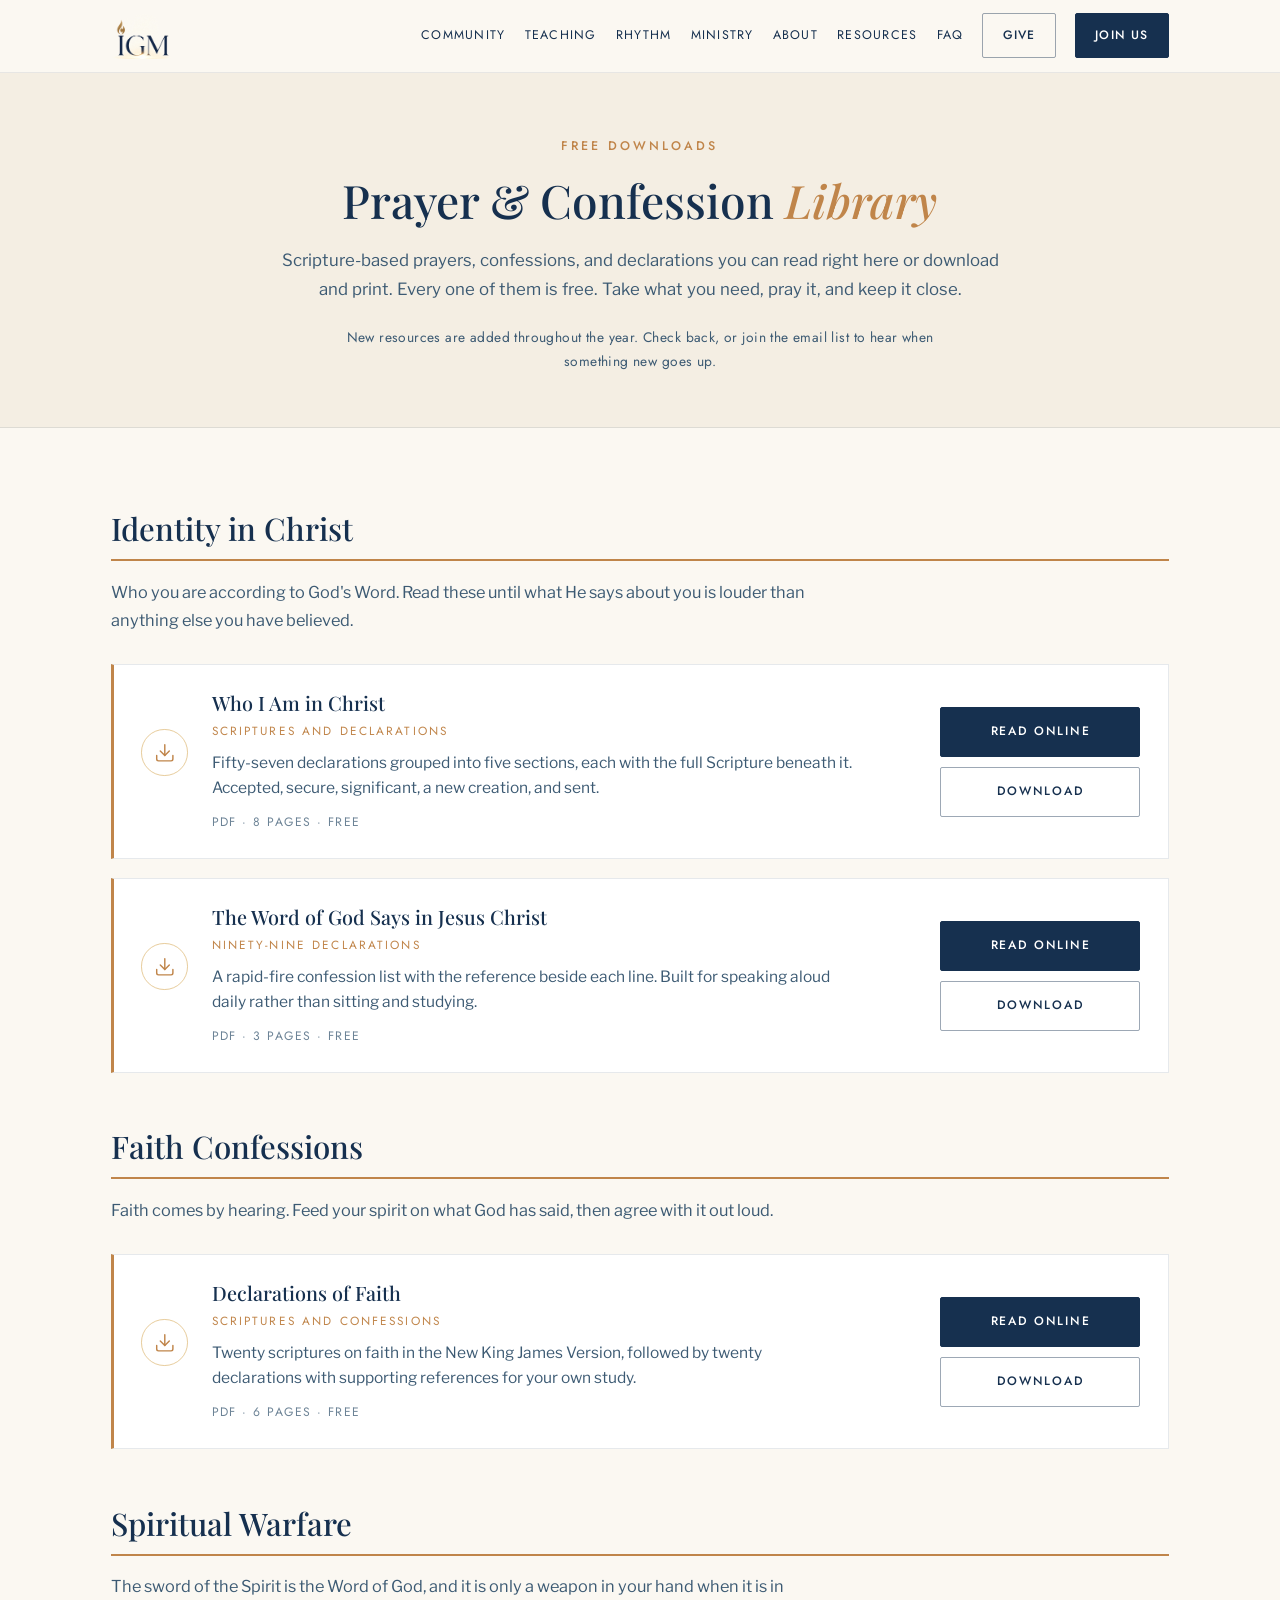
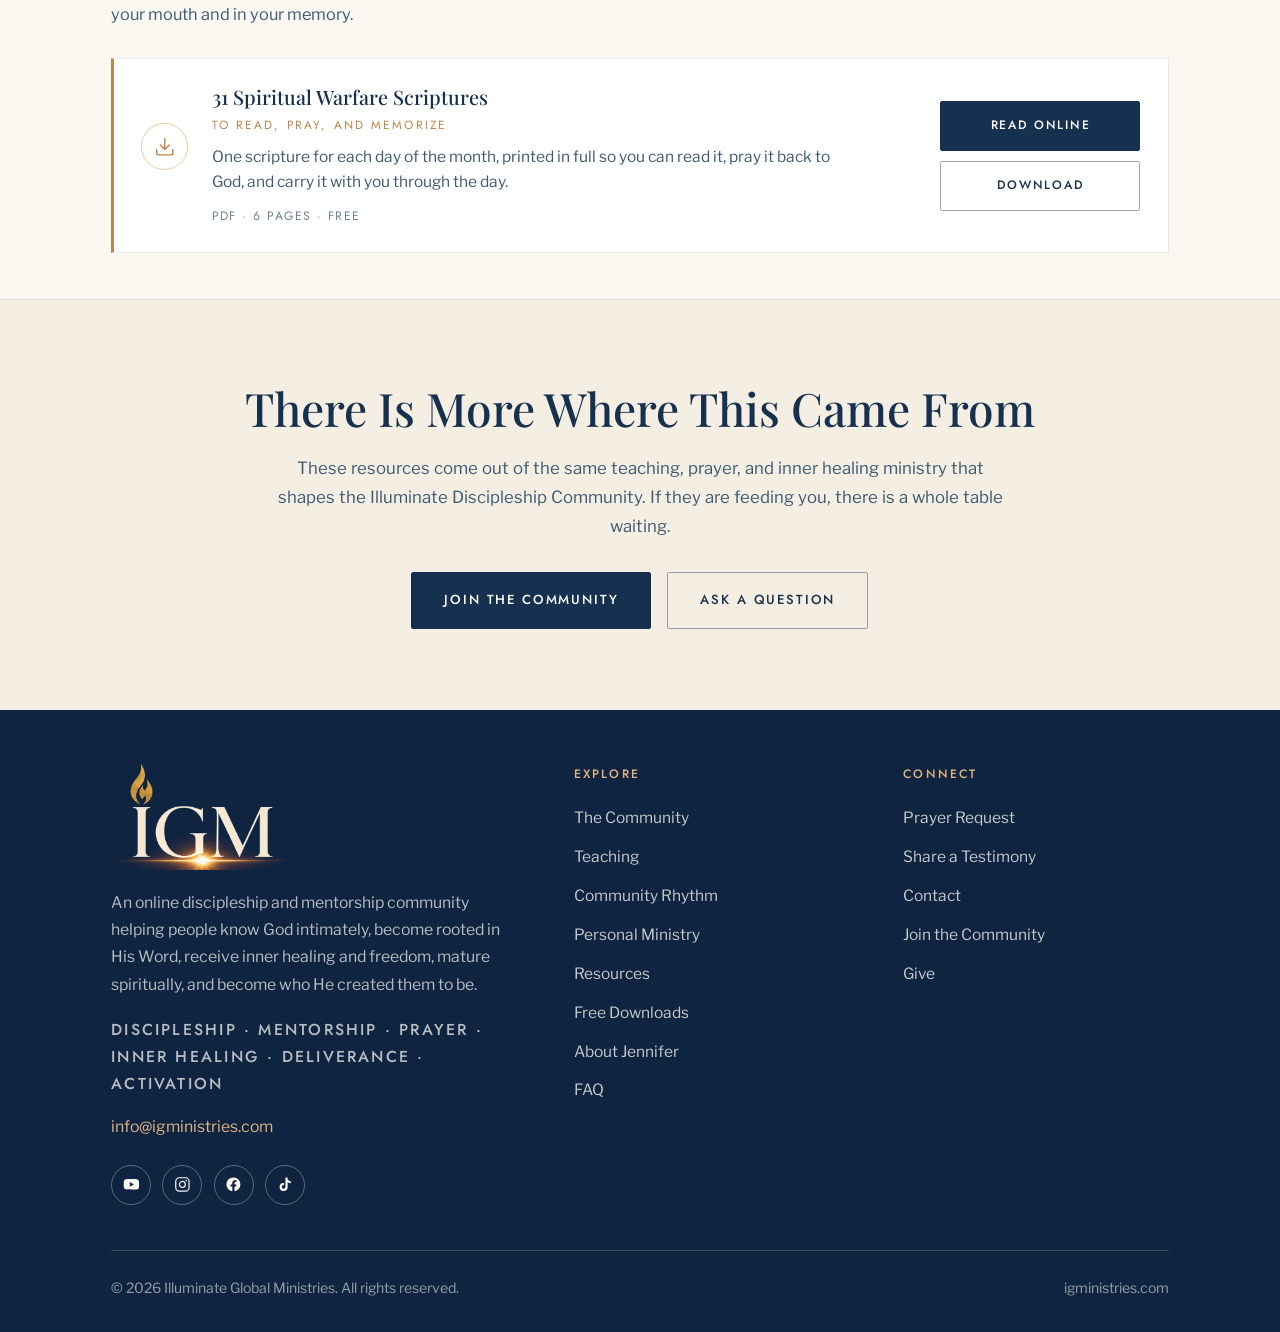
<file: resources.html>
<!DOCTYPE html>
<html lang="en">
<head>
<meta charset="utf-8">
<meta name="viewport" content="width=device-width, initial-scale=1">

<title>Free Downloads | Prayer &amp; Confession Library | Illuminate Global Ministries</title>
<meta name="description" content="Free scripture-based prayers, confessions, and declarations you can read online or download and print. Identity in Christ, faith confessions, and spiritual warfare.">
<meta name="author" content="Illuminate Global Ministries">
<link rel="canonical" href="https://igministries.com/resources.html">
<meta name="theme-color" content="#16304F">

<meta property="og:type" content="website">
<meta property="og:site_name" content="Illuminate Global Ministries">
<meta property="og:url" content="https://igministries.com/resources.html">
<meta property="og:title" content="Free Downloads | Prayer &amp; Confession Library">
<meta property="og:description" content="Free scripture-based prayers, confessions, and declarations you can read online or download and print.">
<meta property="og:image" content="https://igministries.com/assets/og-image.png">
<meta property="og:image:width" content="1200">
<meta property="og:image:height" content="630">
<meta property="og:locale" content="en_US">

<meta name="twitter:card" content="summary_large_image">
<meta name="twitter:title" content="Free Downloads | Illuminate Global Ministries">
<meta name="twitter:description" content="Free scripture-based prayers, confessions, and declarations.">
<meta name="twitter:image" content="https://igministries.com/assets/og-image.png">

<link rel="icon" href="assets/favicon.png" sizes="32x32">
<link rel="icon" href="assets/favicon-512.png" sizes="512x512">
<link rel="apple-touch-icon" href="assets/apple-touch-icon.png">

<link rel="preconnect" href="https://fonts.googleapis.com">
<link rel="preconnect" href="https://fonts.gstatic.com" crossorigin>
<link href="https://fonts.googleapis.com/css2?family=Playfair+Display:ital,wght@0,500;0,600;1,500;1,600&family=Jost:wght@400;500&family=Libre+Franklin:ital,wght@0,300;0,400;0,500;0,600;1,400&display=swap" rel="stylesheet">
<link rel="stylesheet" href="styles.css">
</head>
<body>

<!-- ===================== ICON SPRITE ===================== -->
<svg width="0" height="0" style="position:absolute" aria-hidden="true" focusable="false">
  <defs>
    <g id="i-book" fill="none" stroke="currentColor" stroke-width="1.6" stroke-linecap="round" stroke-linejoin="round">
      <path d="M2 3h6a4 4 0 0 1 4 4v14a3 3 0 0 0-3-3H2z"/><path d="M22 3h-6a4 4 0 0 0-4 4v14a3 3 0 0 1 3-3h7z"/>
    </g>
    <g id="i-users" fill="none" stroke="currentColor" stroke-width="1.6" stroke-linecap="round" stroke-linejoin="round">
      <path d="M16 21v-2a4 4 0 0 0-4-4H6a4 4 0 0 0-4 4v2"/><circle cx="9" cy="7" r="4"/>
      <path d="M22 21v-2a4 4 0 0 0-3-3.87"/><path d="M16 3.13a4 4 0 0 1 0 7.75"/>
    </g>
    <g id="i-hands" fill="none" stroke="currentColor" stroke-width="1.6" stroke-linecap="round" stroke-linejoin="round">
      <path d="M11 22V9a2 2 0 0 0-4 0v5"/><path d="M13 22V9a2 2 0 0 1 4 0v5"/>
      <path d="M7 14l-2.2 2.2a2 2 0 0 0 0 2.83L7 21"/><path d="M17 14l2.2 2.2a2 2 0 0 1 0 2.83L17 21"/>
      <path d="M12 7V2"/>
    </g>
    <g id="i-heart" fill="none" stroke="currentColor" stroke-width="1.6" stroke-linecap="round" stroke-linejoin="round">
      <path d="M19 14c1.49-1.46 3-3.21 3-5.5A5.5 5.5 0 0 0 16.5 3c-1.76 0-3 .5-4.5 2-1.5-1.5-2.74-2-4.5-2A5.5 5.5 0 0 0 2 8.5c0 2.3 1.5 4.05 3 5.5l7 7Z"/>
    </g>
    <g id="i-shield" fill="none" stroke="currentColor" stroke-width="1.6" stroke-linecap="round" stroke-linejoin="round">
      <path d="M20 13c0 5-3.5 7.5-8 9-4.5-1.5-8-4-8-9V6l8-3 8 3Z"/><path d="m9 12 2 2 4-4"/>
    </g>
    <g id="i-spark" fill="none" stroke="currentColor" stroke-width="1.6" stroke-linecap="round" stroke-linejoin="round">
      <path d="m12 3 2.2 6.3L21 12l-6.8 2.7L12 21l-2.2-6.3L3 12l6.8-2.7z"/>
    </g>
    <g id="i-compass" fill="none" stroke="currentColor" stroke-width="1.6" stroke-linecap="round" stroke-linejoin="round">
      <circle cx="12" cy="12" r="9"/><path d="m16.2 7.8-2.1 6.4-6.4 2.1 2.1-6.4z"/>
    </g>
    <g id="i-flag" fill="none" stroke="currentColor" stroke-width="1.6" stroke-linecap="round" stroke-linejoin="round">
      <path d="M4 21V4"/><path d="M4 5h11l-1.5 3.5L15 12H4z"/>
    </g>
    <g id="i-flame" fill="none" stroke="currentColor" stroke-width="1.6" stroke-linecap="round" stroke-linejoin="round">
      <path d="M8.5 14.5A2.5 2.5 0 0 0 11 12c0-1.4-.5-2-1-3-1.1-2.1-.2-4 2-6 .5 2.5 2 4.9 4 6.5 2 1.6 3 3.5 3 5.5a7 7 0 1 1-14 0c0-1.2.4-2.3 1-3a2.5 2.5 0 0 0 2.5 2.5z"/>
    </g>
    <g id="i-ear" fill="none" stroke="currentColor" stroke-width="1.6" stroke-linecap="round" stroke-linejoin="round">
      <path d="M6 8.5a6 6 0 0 1 12 0c0 3-2 4-3 5.5-.8 1.2-.5 3-2.5 3a2.5 2.5 0 0 1-2.5-2.5"/>
      <path d="M9 9a3 3 0 1 1 5 2.2"/><path d="M6 15v4a2 2 0 0 0 2 2"/>
    </g>
    <g id="i-crown" fill="none" stroke="currentColor" stroke-width="1.6" stroke-linecap="round" stroke-linejoin="round">
      <path d="M3 7l3.5 4L12 4l5.5 7L21 7v11H3z"/>
    </g>
    <g id="i-user" fill="none" stroke="currentColor" stroke-width="1.6" stroke-linecap="round" stroke-linejoin="round">
      <circle cx="12" cy="8" r="4"/><path d="M4.5 21a7.5 7.5 0 0 1 15 0"/>
    </g>
    <g id="i-mic" fill="none" stroke="currentColor" stroke-width="1.6" stroke-linecap="round" stroke-linejoin="round">
      <rect x="9" y="2" width="6" height="11" rx="3"/><path d="M5 10v1a7 7 0 0 0 14 0v-1"/><path d="M12 19v3"/>
    </g>
    <g id="i-pray" fill="none" stroke="currentColor" stroke-width="1.6" stroke-linecap="round" stroke-linejoin="round">
      <path d="M12 4c-1.1 1.3-2 2.5-2 4v6l-2.5 2.5a1.8 1.8 0 0 0 0 2.5l1.5 1.5H12z"/>
      <path d="M12 4c1.1 1.3 2 2.5 2 4v6l2.5 2.5a1.8 1.8 0 0 1 0 2.5L15 20.5h-3z"/>
    </g>
    <g id="i-heart-bandage" fill="none" stroke="currentColor" stroke-width="1.6" stroke-linecap="round" stroke-linejoin="round">
      <path d="M19 13.5c1.4-1.4 2.9-3.1 2.9-5.3A5.4 5.4 0 0 0 16.5 2.9c-1.7 0-2.9.5-4.5 2-1.6-1.5-2.8-2-4.5-2A5.4 5.4 0 0 0 2.1 8.2c0 2.2 1.5 3.9 2.9 5.3L12 20.4z"/>
      <rect x="7.7" y="8.6" width="8.6" height="4.4" rx="2.2" transform="rotate(-45 12 10.8)"/>
      <path d="M10.6 10.1v0M13.4 11.5v0M10.6 11.9v0M13.4 9.7v0"/>
    </g>
    <g id="i-chain-break" fill="none" stroke="currentColor" stroke-width="1.6" stroke-linecap="round" stroke-linejoin="round">
      <path d="m18.6 12.4 1.7-1.7a4.4 4.4 0 0 0-6.2-6.2l-1.7 1.7"/>
      <path d="m5.4 11.6-1.7 1.7a4.4 4.4 0 0 0 6.2 6.2l1.7-1.7"/>
      <path d="m8 2 1.4 2.4M2 8l2.4 1.4M16 22l-1.4-2.4M22 16l-2.4-1.4"/>
    </g>
    <g id="i-cross" fill="none" stroke="currentColor" stroke-width="1.8" stroke-linecap="round" stroke-linejoin="round">
      <path d="M12 2.5v19"/><path d="M6.5 8.5h11"/>
    </g>
    <g id="i-medal" fill="none" stroke="currentColor" stroke-width="1.6" stroke-linecap="round" stroke-linejoin="round">
      <circle cx="12" cy="15.5" r="5.3"/>
      <path d="M8.6 10.6 6 2.2l6 3 6-3-2.6 8.4"/>
      <path d="m12 13.2.9 1.9 2 .3-1.5 1.4.4 2-1.8-1-1.8 1 .4-2L9.1 15.4l2-.3z"/>
    </g>
    <g id="i-crown-person" fill="none" stroke="currentColor" stroke-width="1.6" stroke-linecap="round" stroke-linejoin="round">
      <path d="M7.5 4 9.75 6 12 2.6 14.25 6 16.5 4v3.6h-9z"/>
      <circle cx="12" cy="12.4" r="3"/>
      <path d="M5.6 21.5a6.4 6.4 0 0 1 12.8 0"/>
    </g>
    <g id="i-megaphone" fill="none" stroke="currentColor" stroke-width="1.6" stroke-linecap="round" stroke-linejoin="round">
      <path d="M3 10.5v3a1 1 0 0 0 1 1h3l7 4V5.5l-7 4H4a1 1 0 0 0-1 1z"/>
      <path d="M17.3 9.2a4 4 0 0 1 0 5.6"/>
      <path d="M20 6.4a7.6 7.6 0 0 1 0 11.2"/>
    </g>
    <g id="i-open-book" fill="none" stroke="currentColor" stroke-width="1.6" stroke-linecap="round" stroke-linejoin="round">
      <path d="M2.2 6.6c3.1-1.6 6.6-1.6 9.8 0 3.2-1.6 6.7-1.6 9.8 0v10.8c-3.1-1.6-6.6-1.6-9.8 0-3.2-1.6-6.7-1.6-9.8 0z"/>
      <path d="M12 6.6v10.8"/>
    </g>
    <g id="i-shield-plain" fill="none" stroke="currentColor" stroke-width="1.6" stroke-linecap="round" stroke-linejoin="round">
      <path d="M20 12.5c0 5-3.5 7.5-8 9-4.5-1.5-8-4-8-9V6l8-3 8 3z"/>
    </g>
    <g id="i-scales" fill="none" stroke="currentColor" stroke-width="1.6" stroke-linecap="round" stroke-linejoin="round">
      <path d="M12 3.2v17.6"/><path d="M7.5 20.8h9"/><path d="M4 7h16"/>
      <path d="M4 7 1.6 12.6a3.4 3.4 0 0 0 4.8 0z"/>
      <path d="M20 7l2.4 5.6a3.4 3.4 0 0 1-4.8 0z"/>
    </g>
    <g id="i-target" fill="none" stroke="currentColor" stroke-width="1.6" stroke-linecap="round" stroke-linejoin="round">
      <circle cx="12" cy="12" r="9"/><circle cx="12" cy="12" r="5"/><circle cx="12" cy="12" r="1.4"/>
    </g>
    <g id="i-grapes" fill="none" stroke="currentColor" stroke-width="1.5" stroke-linecap="round" stroke-linejoin="round">
      <path d="M12 8.6V4.4"/>
      <path d="M12.2 5c1.4-1.8 3.4-2.4 5.4-2-.2 2-1.4 3.6-3.4 4"/>
      <circle cx="8.6" cy="11.2" r="2.2"/><circle cx="15.4" cy="11.2" r="2.2"/>
      <circle cx="12" cy="11.2" r="2.2"/>
      <circle cx="10.3" cy="15" r="2.2"/><circle cx="13.7" cy="15" r="2.2"/>
      <circle cx="12" cy="18.7" r="2.2"/>
    </g>
    <g id="i-hands-heart" fill="none" stroke="currentColor" stroke-width="1.6" stroke-linecap="round" stroke-linejoin="round">
      <path d="M12 11.4 9.4 8.9a1.85 1.85 0 0 1 2.6-2.6 1.85 1.85 0 0 1 2.6 2.6z"/>
      <path d="M4 12.5a2 2 0 0 1 4 0v3"/><path d="M20 12.5a2 2 0 0 0-4 0v3"/>
      <path d="M4 12.5V16a5.5 5.5 0 0 0 5.5 5.5h5A5.5 5.5 0 0 0 20 16v-3.5"/>
    </g>
    <g id="i-kneel" fill="none" stroke="currentColor" stroke-width="1.6" stroke-linecap="round" stroke-linejoin="round">
      <circle cx="9.6" cy="5.2" r="2.3"/>
      <path d="M9.6 7.5c-1.8 0-3.2 1.4-3.2 3.2v2.6"/>
      <path d="M10.2 9.9c1.8.5 3.3 1.7 4.3 3.3"/>
      <path d="M6.4 13.3c-2.1 1-3.5 2.8-4 5h18"/>
    </g>
    <g id="i-clipboard" fill="none" stroke="currentColor" stroke-width="1.6" stroke-linecap="round" stroke-linejoin="round">
      <path d="M8.6 4H6.5a2 2 0 0 0-2 2v13.5a2 2 0 0 0 2 2h11a2 2 0 0 0 2-2V6a2 2 0 0 0-2-2h-2.1"/>
      <rect x="8.6" y="2.2" width="6.8" height="3.8" rx="1.2"/>
      <path d="M8.5 11h7M8.5 14.6h7M8.5 18.2h4"/>
    </g>
    <g id="i-arrow" fill="none" stroke="currentColor" stroke-width="1.7" stroke-linecap="round" stroke-linejoin="round">
      <path d="M3 12h16"/><path d="m13 6 6 6-6 6"/>
    </g>
    <g id="i-sun" fill="none" stroke="currentColor" stroke-width="1.6" stroke-linecap="round" stroke-linejoin="round">
      <circle cx="12" cy="12" r="4"/><path d="M12 2v2M12 20v2M4.9 4.9l1.4 1.4M17.7 17.7l1.4 1.4M2 12h2M20 12h2M4.9 19.1l1.4-1.4M17.7 6.3l1.4-1.4"/>
    </g>
    <g id="i-clock" fill="none" stroke="currentColor" stroke-width="1.6" stroke-linecap="round" stroke-linejoin="round">
      <circle cx="12" cy="12" r="9"/><path d="M12 7v5l3 2"/>
    </g>
    <g id="i-eye" fill="none" stroke="currentColor" stroke-width="1.6" stroke-linecap="round" stroke-linejoin="round">
      <path d="M2 12s3.6-6.5 10-6.5S22 12 22 12s-3.6 6.5-10 6.5S2 12 2 12z"/><circle cx="12" cy="12" r="2.8"/>
    </g>
    <g id="i-leaf" fill="none" stroke="currentColor" stroke-width="1.6" stroke-linecap="round" stroke-linejoin="round">
      <path d="M11 20A7 7 0 0 1 4 13c0-6 6-10 16-10 0 10-4 16-10 16z"/><path d="M4 21c2-6 5-9 9-11"/>
    </g>
    <g id="i-hand" fill="none" stroke="currentColor" stroke-width="1.6" stroke-linecap="round" stroke-linejoin="round">
      <path d="M18 11V6.5a1.75 1.75 0 0 0-3.5 0"/><path d="M14.5 10V4.5a1.75 1.75 0 0 0-3.5 0V10"/>
      <path d="M11 10.5V6a1.75 1.75 0 0 0-3.5 0v8"/>
      <path d="M18 8.5a1.75 1.75 0 0 1 3.5 0V14a8 8 0 0 1-8 8h-1.5c-2.5 0-4-.8-5.3-2.1l-3-3a1.8 1.8 0 0 1 2.5-2.5L7.5 16"/>
    </g>
    <g id="i-download" fill="none" stroke="currentColor" stroke-width="1.6" stroke-linecap="round" stroke-linejoin="round">
      <path d="M21 15v4a2 2 0 0 1-2 2H5a2 2 0 0 1-2-2v-4"/><path d="m7 10 5 5 5-5"/><path d="M12 15V3"/>
    </g>
    <g id="i-play-square" fill="none" stroke="currentColor" stroke-width="1.6" stroke-linecap="round" stroke-linejoin="round">
      <rect x="3" y="4" width="18" height="16" rx="2"/><path d="m10 9 5 3-5 3z"/>
    </g>
    <g id="i-send" fill="none" stroke="currentColor" stroke-width="1.6" stroke-linecap="round" stroke-linejoin="round">
      <path d="m22 2-7 20-4-9-9-4z"/><path d="M22 2 11 13"/>
    </g>
    <g id="i-check" fill="none" stroke="currentColor" stroke-width="2" stroke-linecap="round" stroke-linejoin="round">
      <path d="m4 12 5 5L20 6"/>
    </g>
    <path id="i-play" d="M8 5v14l11-7z" fill="currentColor"/>
    <path id="i-youtube" fill="currentColor" d="M23 12s0-3.6-.46-5.27a2.6 2.6 0 0 0-1.83-1.84C19.05 4.4 12 4.4 12 4.4s-7.05 0-8.71.49A2.6 2.6 0 0 0 1.46 6.73 27.4 27.4 0 0 0 1 12a27.4 27.4 0 0 0 .46 5.27 2.6 2.6 0 0 0 1.83 1.84c1.66.49 8.71.49 8.71.49s7.05 0 8.71-.49a2.6 2.6 0 0 0 1.83-1.84C23 15.6 23 12 23 12zM9.75 15.5v-7l5.75 3.5z"/>
    <g id="i-instagram" fill="none" stroke="currentColor" stroke-width="1.7" stroke-linecap="round" stroke-linejoin="round">
      <rect x="2.5" y="2.5" width="19" height="19" rx="5.2"/><circle cx="12" cy="12" r="4.2"/><circle cx="17.4" cy="6.6" r="1.1" fill="currentColor" stroke="none"/>
    </g>
    <path id="i-facebook" fill="currentColor" d="M22 12a10 10 0 1 0-11.56 9.88v-6.99H7.9V12h2.54V9.8c0-2.5 1.49-3.89 3.77-3.89 1.09 0 2.24.2 2.24.2v2.46h-1.26c-1.24 0-1.63.77-1.63 1.56V12h2.78l-.45 2.89h-2.33v6.99A10 10 0 0 0 22 12z"/>
    <path id="i-tiktok" fill="currentColor" d="M16.6 2h-3.1v13.6a2.6 2.6 0 1 1-2.6-2.6c.24 0 .47.03.7.09v-3.15a5.9 5.9 0 0 0-.7-.04 5.75 5.75 0 1 0 5.75 5.75V8.9a7 7 0 0 0 4.35 1.5V7.25a4.05 4.05 0 0 1-4.4-5.25z"/>
  </defs>
</svg>

<!-- ===================== HEADER ===================== -->
<header class="site-header">
  <div class="header-inner">
    <a href="index.html"><img class="nav-mark" src="assets/igm-mark.png" alt="Illuminate Global Ministries"></a>
    <button class="nav-toggle" id="navToggle" aria-expanded="false" aria-controls="navLinks">Menu</button>
    <nav class="nav-links" id="navLinks">
      <a href="index.html#community">Community</a>
      <a href="index.html#grow">Teaching</a>
      <a href="index.html#rhythm">Rhythm</a>
      <a href="index.html#ministry">Ministry</a>
      <a href="index.html#about">About</a>
      <a href="index.html#resources">Resources</a>
      <a href="index.html#faq">FAQ</a>
      <a class="btn btn-ghost" href="index.html#give">Give</a>
      <a class="btn btn-solid" href="index.html#community">Join Us</a>
    </nav>
  </div>
</header>

<!-- ===================== PAGE HEAD ===================== -->
<section class="page-head">
  <div class="wrap center">
    <p class="eyebrow">Free Downloads</p>
    <h1 class="section-title">Prayer &amp; Confession <em>Library</em></h1>
    <p class="section-lead">
      Scripture-based prayers, confessions, and declarations you can read right here or
      download and print. Every one of them is free. Take what you need, pray it, and
      keep it close.
    </p>
    <p class="page-head-note">
      New resources are added throughout the year. Check back, or join the email list
      to hear when something new goes up.
    </p>
  </div>
</section>

<!-- ===================== LIBRARY ===================== -->
<section class="downloads">
  <div class="wrap">
<div class="dl-group">
  <h2 class="dl-group-title">Identity in Christ</h2>
  <p class="dl-group-lede">Who you are according to God's Word. Read these until what He says about you is louder than anything else you have believed.</p>
  <div class="dl-list">
    <article class="dl-item">
      <span class="icon"><svg viewBox="0 0 24 24"><use href="#i-download"/></svg></span>
      <div class="dl-body">
        <h3>Who I Am in Christ</h3>
        <p class="dl-sub">Scriptures and Declarations</p>
        <p class="dl-desc">Fifty-seven declarations grouped into five sections, each with the full Scripture beneath it. Accepted, secure, significant, a new creation, and sent.</p>
        <p class="dl-meta">PDF &middot; 8 pages &middot; Free</p>
      </div>
      <div class="dl-actions">
        <a class="btn btn-solid" href="assets/resources/IGM_Who_I_Am_In_Christ_2026.pdf" target="_blank" rel="noopener">Read Online</a>
        <a class="btn btn-ghost" href="assets/resources/IGM_Who_I_Am_In_Christ_2026.pdf" download>Download</a>
      </div>
    </article>
    <article class="dl-item">
      <span class="icon"><svg viewBox="0 0 24 24"><use href="#i-download"/></svg></span>
      <div class="dl-body">
        <h3>The Word of God Says in Jesus Christ</h3>
        <p class="dl-sub">Ninety-Nine Declarations</p>
        <p class="dl-desc">A rapid-fire confession list with the reference beside each line. Built for speaking aloud daily rather than sitting and studying.</p>
        <p class="dl-meta">PDF &middot; 3 pages &middot; Free</p>
      </div>
      <div class="dl-actions">
        <a class="btn btn-solid" href="assets/resources/IGM_The_Word_of_God_Says_in_Jesus_Christ_2026.pdf" target="_blank" rel="noopener">Read Online</a>
        <a class="btn btn-ghost" href="assets/resources/IGM_The_Word_of_God_Says_in_Jesus_Christ_2026.pdf" download>Download</a>
      </div>
    </article>
  </div>
</div>

<div class="dl-group">
  <h2 class="dl-group-title">Faith Confessions</h2>
  <p class="dl-group-lede">Faith comes by hearing. Feed your spirit on what God has said, then agree with it out loud.</p>
  <div class="dl-list">
    <article class="dl-item">
      <span class="icon"><svg viewBox="0 0 24 24"><use href="#i-download"/></svg></span>
      <div class="dl-body">
        <h3>Declarations of Faith</h3>
        <p class="dl-sub">Scriptures and Confessions</p>
        <p class="dl-desc">Twenty scriptures on faith in the New King James Version, followed by twenty declarations with supporting references for your own study.</p>
        <p class="dl-meta">PDF &middot; 6 pages &middot; Free</p>
      </div>
      <div class="dl-actions">
        <a class="btn btn-solid" href="assets/resources/IGM_Declarations_of_Faith_2026.pdf" target="_blank" rel="noopener">Read Online</a>
        <a class="btn btn-ghost" href="assets/resources/IGM_Declarations_of_Faith_2026.pdf" download>Download</a>
      </div>
    </article>
  </div>
</div>

<div class="dl-group">
  <h2 class="dl-group-title">Spiritual Warfare</h2>
  <p class="dl-group-lede">The sword of the Spirit is the Word of God, and it is only a weapon in your hand when it is in your mouth and in your memory.</p>
  <div class="dl-list">
    <article class="dl-item">
      <span class="icon"><svg viewBox="0 0 24 24"><use href="#i-download"/></svg></span>
      <div class="dl-body">
        <h3>31 Spiritual Warfare Scriptures</h3>
        <p class="dl-sub">To Read, Pray, and Memorize</p>
        <p class="dl-desc">One scripture for each day of the month, printed in full so you can read it, pray it back to God, and carry it with you through the day.</p>
        <p class="dl-meta">PDF &middot; 6 pages &middot; Free</p>
      </div>
      <div class="dl-actions">
        <a class="btn btn-solid" href="assets/resources/IGM_31_Spiritual_Warfare_Scriptures_2026.pdf" target="_blank" rel="noopener">Read Online</a>
        <a class="btn btn-ghost" href="assets/resources/IGM_31_Spiritual_Warfare_Scriptures_2026.pdf" download>Download</a>
      </div>
    </article>
  </div>
</div>

    <!-- ============================================================
         TO ADD A NEW RESOURCE LATER
         1. Put the PDF in  assets/resources/
         2. Copy one <article class="dl-item"> block below and paste it
            inside the <div class="dl-list"> of the group you want.
         3. Change the title, the subtitle, the description, the page
            count, and BOTH href values to your new file name.
         To start a whole new category, copy an entire
         <div class="dl-group"> block and edit its title and lede.

         <article class="dl-item">
           <span class="icon"><svg viewBox="0 0 24 24"><use href="#i-download"/></svg></span>
           <div class="dl-body">
             <h3>Title of the Resource</h3>
             <p class="dl-sub">Short subtitle</p>
             <p class="dl-desc">One or two sentences describing it.</p>
             <p class="dl-meta">PDF &middot; 4 pages &middot; Free</p>
           </div>
           <div class="dl-actions">
             <a class="btn btn-solid" href="assets/resources/YOUR_FILE.pdf" target="_blank" rel="noopener">Read Online</a>
             <a class="btn btn-ghost" href="assets/resources/YOUR_FILE.pdf" download>Download</a>
           </div>
         </article>
         ============================================================ -->

  </div>
</section>

<!-- ===================== CLOSING ===================== -->
<section class="dl-close">
  <div class="wrap center">
    <h2 class="section-title">There Is More Where This Came From</h2>
    <p class="section-lead">
      These resources come out of the same teaching, prayer, and inner healing ministry
      that shapes the Illuminate Discipleship Community. If they are feeding you, there
      is a whole table waiting.
    </p>
    <div class="cta-row">
      <a class="btn btn-solid" href="https://www.skool.com/illuminate-global-ministries-8644/about" target="_blank" rel="noopener">Join the Community</a>
      <a class="btn btn-ghost" href="index.html#connect">Ask a Question</a>
    </div>
  </div>
</section>

<footer class="site-footer">
  <div class="wrap">
    <div class="footer-grid">
      <div class="footer-about">
        <img class="footer-mark" src="assets/igm-mark-light.png" alt="Illuminate Global Ministries">
        <p>
          An online discipleship and mentorship community helping people know God intimately,
          become rooted in His Word, receive inner healing and freedom, mature spiritually, and
          become who He created them to be.
        </p>
        <p class="footer-tagline">Discipleship &middot; Mentorship &middot; Prayer &middot; Inner Healing &middot; Deliverance &middot; Activation</p>
        <p class="email"><a href="mailto:info@igministries.com">info@igministries.com</a></p>

        <div class="footer-socials">
          <a class="social" href="https://youtube.com/@illuminatewithjenniferjones" target="_blank" rel="noopener" aria-label="YouTube"><svg viewBox="0 0 24 24"><use href="#i-youtube"/></svg></a>
          <a class="social" href="https://www.instagram.com/illuminate_with_jenniferjones" target="_blank" rel="noopener" aria-label="Instagram"><svg viewBox="0 0 24 24"><use href="#i-instagram"/></svg></a>
          <a class="social" href="https://www.facebook.com/illuminatewithjenniferjones" target="_blank" rel="noopener" aria-label="Facebook"><svg viewBox="0 0 24 24"><use href="#i-facebook"/></svg></a>
          <a class="social" href="https://www.tiktok.com/@illuminate_w_jenniferj" target="_blank" rel="noopener" aria-label="TikTok"><svg viewBox="0 0 24 24"><use href="#i-tiktok"/></svg></a>
        </div>
      </div>

      <div class="footer-col">
        <h4>Explore</h4>
        <ul>
          <li><a href="index.html#community">The Community</a></li>
          <li><a href="index.html#grow">Teaching</a></li>
          <li><a href="index.html#rhythm">Community Rhythm</a></li>
          <li><a href="index.html#ministry">Personal Ministry</a></li>
          <li><a href="index.html#resources">Resources</a></li>
          <li><a href="resources.html">Free Downloads</a></li>
          <li><a href="index.html#about">About Jennifer</a></li>
          <li><a href="index.html#faq">FAQ</a></li>
        </ul>
      </div>

      <div class="footer-col">
        <h4>Connect</h4>
        <ul>
          <li><a href="index.html#connect" data-open-tab="prayer">Prayer Request</a></li>
          <li><a href="index.html#connect" data-open-tab="testimony">Share a Testimony</a></li>
          <li><a href="index.html#connect" data-open-tab="general">Contact</a></li>
          <li><a href="https://www.skool.com/illuminate-global-ministries-8644/about" target="_blank" rel="noopener">Join the Community</a></li>
          <li><a href="index.html#give">Give</a></li>
        </ul>
      </div>
    </div>

    <div class="footer-bottom">
      <span>&copy; <span id="year">2026</span> Illuminate Global Ministries. All rights reserved.</span>
      <span>igministries.com</span>
    </div>
  </div>
</footer>

<script src="script.js"></script>
</body>
</html>
</file>
<file: styles.css>
/* ==========================================================================
   Illuminate Global Ministries
   ========================================================================== */

:root{
  /* backgrounds */
  --bg:#FBF8F2;
  --bg-alt:#F4EEE3;
  --card:#FFFFFF;

  /* brand */
  --navy:#16304F;
  --navy-deep:#0E2440;
  --slate:#3C5A73;
  /* ACCENT COLOUR. Swap the two lines below to change it everywhere.
     Alternatives to try:
       Warm bronze (current)  #C0854A  /  light #E2B481
       Antique brass          #B08D57  /  light #D9BC8C
       Copper                 #B3703E  /  light #DDA372
       Brand gold (original)  #D4A24C  /  light #EBC77E
       Deep rose gold         #BC7B5E  /  light #DFAD92                     */
  --gold:#C0854A;
  --gold-light:#E2B481;
  --gold-rule:#C0854A;

  /* type */
  --display:'Playfair Display', Georgia, serif;
  --label:'Jost', system-ui, sans-serif;
  --body:'Libre Franklin', system-ui, -apple-system, sans-serif;

  --maxw:1160px;
  --gutter:clamp(1.25rem, 4vw, 3.25rem);
}

*{box-sizing:border-box;margin:0;padding:0}
html{scroll-behavior:smooth}
body{
  background:var(--bg);
  color:var(--navy);
  font-family:var(--body);
  font-size:17.5px;
  font-weight:400;
  line-height:1.72;
  -webkit-font-smoothing:antialiased;
}
img{max-width:100%;display:block}
a{color:inherit}
svg{display:block}

.wrap{max-width:var(--maxw);margin:0 auto;padding-inline:var(--gutter)}
section{padding:clamp(4rem,9vh,6.5rem) 0}
.center{text-align:center}
.center .section-lead,.center .prose{margin-inline:auto}

/* ---------- shared type ---------- */
.eyebrow{
  font-family:var(--label);font-weight:500;
  font-size:.78rem;letter-spacing:.24em;text-transform:uppercase;
  color:var(--gold);margin-bottom:1rem;
}
.section-title{
  font-family:var(--display);font-weight:500;
  font-size:clamp(2.05rem,3.6vw,2.9rem);line-height:1.2;color:var(--navy);
}
.section-title em{font-style:italic;color:var(--gold)}
.section-lead{
  margin-top:1.1rem;max-width:46rem;
  color:var(--slate);font-size:1.05rem;
}
.prose{max-width:46rem}
.prose p{color:var(--slate);margin-top:1.1rem}

/* ---------- buttons ---------- */
.btn{
  display:inline-block;font-family:var(--label);font-weight:500;
  font-size:.82rem;letter-spacing:.14em;text-transform:uppercase;
  text-decoration:none;padding:1rem 2rem;border-radius:2px;cursor:pointer;
  transition:background .22s,color .22s,border-color .22s;
}
.btn-solid{background:var(--navy);color:#fff;border:1px solid var(--navy)}
.btn-solid:hover{background:var(--navy-deep);border-color:var(--navy-deep)}
.btn-ghost{color:var(--navy);border:1px solid rgba(22,48,79,.42);background:transparent}
.btn-ghost:hover{border-color:var(--navy);background:rgba(22,48,79,.05)}
.btn-light{background:#FBF8F2;color:var(--navy);border:1px solid #FBF8F2}
.btn-light:hover{background:var(--gold-light);border-color:var(--gold-light)}
.btn-outline-light{color:#FBF8F2;border:1px solid rgba(251,248,242,.5);background:transparent}
.btn-outline-light:hover{border-color:var(--gold-light);color:var(--gold-light)}
.btn-block{display:block;width:100%;text-align:center}
.cta-row{display:flex;flex-wrap:wrap;gap:1rem;margin-top:2rem}
.center .cta-row,.mission .cta-row,.give .cta-row,.healing .cta-row{justify-content:center}

/* ---------- icon chip ---------- */
.icon{
  width:2.9rem;height:2.9rem;border-radius:50%;
  display:flex;align-items:center;justify-content:center;
  border:1px solid rgba(212,162,76,.55);
  color:var(--gold);margin-bottom:1.15rem;flex:none;
}
.icon svg{width:1.35rem;height:1.35rem}
.on-navy .icon{border-color:rgba(235,199,126,.5);color:var(--gold-light)}

/* ==========================================================================
   HEADER
   ========================================================================== */
.site-header{
  position:sticky;top:0;z-index:60;
  background:rgba(251,248,242,.94);
  backdrop-filter:blur(10px);
  border-bottom:1px solid rgba(22,48,79,.09);
}
.header-inner{
  display:flex;align-items:center;gap:1.5rem;
  max-width:var(--maxw);margin:0 auto;padding:.8rem var(--gutter);
}
.nav-mark{height:46px;width:auto;flex:none}
.nav-links{
  display:flex;align-items:center;gap:clamp(.7rem,1.5vw,1.3rem);
  margin-left:auto;font-family:var(--label);font-weight:400;
  font-size:.78rem;letter-spacing:.1em;text-transform:uppercase;
}
.nav-links a:not(.btn){color:var(--navy);text-decoration:none;transition:color .2s}
.nav-links a:not(.btn):hover{color:var(--gold)}
.nav-links .btn{padding:.68rem 1.2rem;font-size:.76rem;letter-spacing:.1em}
.nav-toggle{
  display:none;margin-left:auto;background:none;
  border:1px solid rgba(22,48,79,.3);border-radius:2px;padding:.55rem .8rem;
  cursor:pointer;font-family:var(--label);font-size:.76rem;letter-spacing:.12em;
  text-transform:uppercase;color:var(--navy);
}

/* ==========================================================================
   HERO  (animated light)
   ========================================================================== */
.hero{
  position:relative;overflow:hidden;
  padding:clamp(2.5rem,6vh,4.5rem) 0 clamp(4rem,9vh,6rem);
  background:radial-gradient(125% 95% at 50% -8%, #FFFDF8 0%, #FCF8F0 30%, #F7F0E4 58%, #F1E8D8 100%);
}
/* slowly rotating ray fan.
   translate3d and will-change push this onto the phone's graphics chip.
   Without them mobile browsers render the rays but stop animating them. */
.hero .rays{
  position:absolute;top:-45vh;left:50%;
  width:210vw;height:210vw;
  transform:translate3d(-50%,0,0);
  transform-origin:50% 20%;
  backface-visibility:hidden;
  will-change:transform;
  background:repeating-conic-gradient(from 182deg at 50% 20%,
    rgba(255,255,255,.85) 0deg 1.7deg,
    rgba(255,255,255,0) 1.7deg 7deg);
  -webkit-mask-image:radial-gradient(closest-side at 50% 20%, #000 5%, rgba(0,0,0,.5) 32%, transparent 70%);
  mask-image:radial-gradient(closest-side at 50% 20%, #000 5%, rgba(0,0,0,.5) 32%, transparent 70%);
  pointer-events:none;
  animation:sweep 70s linear infinite;
}
/* second, slower fan drifting the other way for a shimmer effect */
.hero .rays.two{
  background:repeating-conic-gradient(from 180deg at 50% 20%,
    rgba(255,255,255,.5) 0deg 1.1deg,
    rgba(255,255,255,0) 1.1deg 9deg);
  animation:sweep-back 110s linear infinite;
  opacity:.75;
}
.hero .glow{
  position:absolute;inset:0;pointer-events:none;
  background:radial-gradient(58% 42% at 50% 24%, rgba(255,255,255,.65), transparent 72%);
  will-change:opacity;
  animation:breathe 9s ease-in-out infinite;
}
@keyframes sweep{
  from{transform:translate3d(-50%,0,0) rotate(0deg)}
  to{transform:translate3d(-50%,0,0) rotate(360deg)}
}
@keyframes sweep-back{
  from{transform:translate3d(-50%,0,0) rotate(360deg)}
  to{transform:translate3d(-50%,0,0) rotate(0deg)}
}
@keyframes breathe{0%,100%{opacity:.62}50%{opacity:1}}

.hero-inner{position:relative;z-index:2;display:flex;flex-direction:column;align-items:center;text-align:center}
.hero-logo{width:min(420px,64vw);margin-bottom:clamp(1.2rem,3vh,1.8rem)}
.hero .tagline{
  font-family:var(--display);font-style:italic;
  font-size:clamp(1.05rem,1.9vw,1.35rem);
  color:var(--gold);
  margin:0 0 1.4rem;
}
.hero h1{
  font-family:var(--display);font-weight:500;
  font-size:clamp(2.1rem,4.7vw,3.45rem);line-height:1.16;color:var(--navy);
}
.hero h1 .line2{display:block;font-style:italic;color:var(--gold)}
.hero-lede{margin-top:1.35rem;max-width:41rem;font-size:1.05rem;color:var(--slate)}
.hero-lede + .hero-lede{margin-top:1rem}

/* ==========================================================================
   MISSION
   ========================================================================== */
.mission{
  background:radial-gradient(120% 90% at 50% 0%, #24466E 0%, #16304F 55%, #0F2440 100%);
  color:#FBF8F2;text-align:center;
}
.mission .section-title{color:#FBF8F2}
.mission .eyebrow{color:var(--gold-light)}
.mission p{color:rgba(251,248,242,.84);margin-top:1.2rem;max-width:48rem;margin-inline:auto}
.mission-pull{
  margin:2.6rem auto 0;max-width:44rem;padding:1.8rem 1.5rem;
  border-top:1px solid rgba(212,162,76,.5);
  border-bottom:1px solid rgba(212,162,76,.5);
  font-family:var(--display);font-style:italic;
  font-size:clamp(1.18rem,2vw,1.45rem);line-height:1.55;color:#FBF8F2;
}

/* ==========================================================================
   COMMUNITY  ($27 card)
   ========================================================================== */
.community{background:var(--bg-alt)}
.price-card{
  max-width:34rem;margin:2.8rem auto 0;
  background:radial-gradient(120% 100% at 50% 0%, #22436A 0%, #16304F 60%, #102743 100%);
  border:1px solid rgba(212,162,76,.4);
  padding:clamp(2rem,4vw,2.9rem);
  text-align:center;color:#FBF8F2;
}
.pill{
  display:inline-block;
  font-family:var(--label);font-weight:500;
  font-size:.7rem;letter-spacing:.22em;text-transform:uppercase;
  color:var(--gold-light);border:1px solid rgba(235,199,126,.55);
  padding:.42rem 1rem;border-radius:2px;margin-bottom:1.6rem;
}
.price{
  font-family:var(--display);font-weight:500;
  font-size:clamp(3rem,7vw,4.2rem);line-height:1;color:#fff;
}
.price .per{
  font-family:var(--label);font-weight:500;font-size:.76rem;
  letter-spacing:.2em;text-transform:uppercase;color:var(--gold-light);
  margin-left:.6rem;vertical-align:middle;
}
.price-card > p{color:rgba(251,248,242,.82);margin-top:1.2rem;font-size:1rem}
.price-card > p.price-after{
  font-family:var(--label);font-weight:500;
  font-size:.84rem;line-height:1.65;letter-spacing:.03em;
  color:var(--gold-light);margin-top:.9rem;
  max-width:26rem;margin-left:auto;margin-right:auto;
}
.price-list{list-style:none;margin:1.9rem 0;text-align:left}
.price-list li{
  display:flex;gap:.85rem;align-items:flex-start;
  padding:.72rem 0;border-bottom:1px solid rgba(251,248,242,.16);
  color:rgba(251,248,242,.9);font-size:.98rem;
}
.price-list li:last-child{border-bottom:0}
.price-note{
  color:rgba(251,248,242,.82);font-size:.95rem;line-height:1.65;
  margin:0 0 1.6rem;padding:1rem 1.1rem;text-align:left;
  background:rgba(251,248,242,.06);border-left:2px solid var(--gold-light);border-radius:2px;
}
.price-note strong{color:var(--gold-light);font-weight:600}
.price-list svg{width:1.05rem;height:1.05rem;color:var(--gold-light);flex:none;margin-top:.32rem}

/* ==========================================================================
   ABOUT
   ========================================================================== */
.about{background:var(--bg)}
.about-grid{display:grid;grid-template-columns:1.35fr 1fr;gap:clamp(2.5rem,6vw,4.5rem);align-items:start}
.about-body p{color:var(--slate)}
.about-body p + p{margin-top:1.15rem}
.about-card{
  background:var(--card);border:1px solid rgba(22,48,79,.1);
  border-left:3px solid var(--gold-rule);padding:clamp(1.8rem,3.5vw,2.4rem);
  box-shadow:0 8px 24px rgba(22,48,79,.05);
}
.about-card .big{
  font-family:var(--display);font-weight:500;font-size:1.5rem;
  line-height:1.32;color:var(--navy);margin-bottom:1rem;
}
.about-card p{color:var(--slate);font-size:1rem}

/* ==========================================================================
   FOUNDATION
   ========================================================================== */
.foundation{background:var(--navy-deep);color:#FBF8F2}
.foundation .section-title{color:#FBF8F2}
.foundation .eyebrow{color:var(--gold-light)}
.foundation p{color:rgba(251,248,242,.8);margin-top:1.15rem}
.foundation-grid{display:grid;grid-template-columns:1.35fr 1fr;gap:clamp(2.5rem,6vw,4.5rem);align-items:center}
.verse-block{border-left:3px solid var(--gold-light);padding:1.5rem 0 1.5rem 1.8rem}
.verse-block blockquote{
  font-family:var(--display);font-style:italic;
  font-size:clamp(1.1rem,1.9vw,1.35rem);line-height:1.55;color:#FBF8F2;
}
.verse-block cite{
  display:block;margin-top:1rem;font-style:normal;
  font-family:var(--label);font-weight:500;font-size:.76rem;letter-spacing:.18em;
  text-transform:uppercase;color:var(--gold-light);
}

/* ==========================================================================
   CARD GRIDS  (equip / values / resources / services)
   ========================================================================== */
.equip{background:var(--bg)}
.grid-4{display:grid;grid-template-columns:repeat(4,1fr);gap:clamp(1rem,2.2vw,1.5rem);margin-top:3rem}
.grid-3{display:grid;grid-template-columns:repeat(3,1fr);gap:clamp(1.3rem,2.6vw,2rem);margin-top:3rem}
.grid-2{display:grid;grid-template-columns:repeat(2,1fr);gap:clamp(1.3rem,2.6vw,2rem);margin-top:3rem}

.card{
  background:var(--card);
  border:1px solid rgba(22,48,79,.1);
  border-top:3px solid var(--gold-rule);
  padding:1.8rem 1.5rem;
  display:flex;flex-direction:column;
  transition:transform .22s, box-shadow .22s;
}
.card:hover{transform:translateY(-3px);box-shadow:0 14px 30px rgba(22,48,79,.09)}
.card h3{font-family:var(--display);font-weight:500;font-size:1.2rem;margin-bottom:.5rem;line-height:1.32}
.card p{color:var(--slate);font-size:.98rem;line-height:1.62}
.card .btn{margin-top:auto;align-self:center;text-align:center}
.card ul{list-style:none;margin:.3rem 0 1.3rem}
.card li{
  position:relative;padding-left:1.15rem;margin-bottom:.42rem;
  color:var(--slate);font-size:.95rem;
}
.card li::before{content:"";position:absolute;left:0;top:.66em;width:6px;height:6px;background:var(--gold);border-radius:50%}

/* ==========================================================================
   HEALING & FREEDOM (navy feature)
   ========================================================================== */
.healing{
  background:radial-gradient(120% 100% at 50% 0%, #1F3F64 0%, #16304F 55%, #0E2440 100%);
  color:#FBF8F2;text-align:center;
}
.healing .section-title{color:#FBF8F2}
.healing .eyebrow{color:var(--gold-light)}
.healing .prose p{color:rgba(251,248,242,.82)}

/* ==========================================================================
   WHAT WE TEACH
   ========================================================================== */
.teach{background:var(--bg)}
.topic{
  background:var(--card);
  border:1px solid rgba(22,48,79,.09);
  padding:1.6rem 1.4rem;
  transition:transform .22s, box-shadow .22s;
}
.topic:hover{transform:translateY(-3px);box-shadow:0 12px 26px rgba(22,48,79,.08)}
.topic .icon{width:2.4rem;height:2.4rem;margin-bottom:.95rem}
.topic .icon svg{width:1.15rem;height:1.15rem}
.topic h3{font-family:var(--display);font-weight:500;font-size:1.1rem;margin-bottom:.4rem;line-height:1.32}
.topic p{color:var(--slate);font-size:.94rem;line-height:1.6}

/* ==========================================================================
   COMMUNITY RHYTHM
   ========================================================================== */
.rhythm{background:var(--bg-alt)}
.platform-note{
  max-width:46rem;margin:2rem auto 0;
  background:var(--card);border:1px solid rgba(22,48,79,.1);
  border-left:3px solid var(--gold-rule);
  padding:1.3rem 1.6rem;text-align:left;
  color:var(--slate);font-size:1rem;
}
.platform-note strong{color:var(--navy);font-weight:600}
.schedule{margin-top:2.6rem;border-top:1px solid rgba(22,48,79,.14)}
.slot{
  display:grid;grid-template-columns:16.5rem 1fr;gap:clamp(1rem,3vw,2.5rem);
  padding:1.55rem 0;border-bottom:1px solid rgba(22,48,79,.14);align-items:baseline;
}
.slot-when{
  font-family:var(--label);font-weight:500;font-size:.78rem;letter-spacing:.12em;
  text-transform:uppercase;color:var(--gold);line-height:1.6;
}
.slot h3{font-family:var(--display);font-weight:500;font-size:1.26rem;margin-bottom:.3rem}
.slot p{color:var(--slate);font-size:.99rem}
.slot .where{
  display:inline-block;margin-top:.5rem;
  font-family:var(--label);font-size:.7rem;letter-spacing:.14em;text-transform:uppercase;
  color:var(--navy);background:rgba(212,162,76,.18);
  border:1px solid rgba(212,162,76,.45);
  padding:.28rem .7rem;border-radius:2px;
}

.special{
  max-width:52rem;margin:clamp(3rem,6vh,4.5rem) auto 0;
  background:var(--card);
  border:1px solid rgba(22,48,79,.12);
  border-top:3px solid var(--gold-rule);
  padding:clamp(2rem,4vw,3rem);
  text-align:center;
  box-shadow:0 14px 34px rgba(22,48,79,.07);
}
.special h3{
  font-family:var(--display);font-weight:500;
  font-size:clamp(1.6rem,3vw,2.2rem);line-height:1.22;color:var(--navy);
}
.special h3 em{font-style:italic;color:var(--gold)}
.special-lead{
  margin:1.1rem auto 0;max-width:36rem;color:var(--slate);font-size:1.02rem;
}
.special-dates{
  display:grid;grid-template-columns:repeat(2,1fr);
  gap:clamp(1rem,2.5vw,1.6rem);margin:2.2rem 0;
}
.date-card{
  background:var(--bg-alt);
  border:1px solid rgba(22,48,79,.1);
  border-top:2px solid var(--gold-rule);
  padding:1.6rem 1.4rem;text-align:left;
}
.date-card .when{
  font-family:var(--label);font-weight:500;font-size:.76rem;letter-spacing:.14em;
  text-transform:uppercase;color:var(--gold);margin-bottom:.5rem;
}
.date-card h4{font-family:var(--display);font-weight:500;font-size:1.22rem;margin-bottom:.4rem;line-height:1.3}
.date-card p{color:var(--slate);font-size:.97rem}
.date-card .soon{
  display:inline-block;margin-top:.9rem;
  font-family:var(--label);font-size:.68rem;letter-spacing:.16em;text-transform:uppercase;
  color:var(--slate);border:1px solid rgba(60,90,115,.35);
  padding:.26rem .65rem;border-radius:2px;
}

/* ==========================================================================
   PERSONAL MINISTRY
   ========================================================================== */
.personal{background:var(--bg)}
.service{
  background:var(--card);
  border:1px solid rgba(22,48,79,.1);
  border-top:3px solid var(--navy);
  padding:clamp(1.8rem,3vw,2.2rem);
  display:flex;flex-direction:column;
}
.service .kicker{
  font-family:var(--label);font-weight:500;font-size:.72rem;letter-spacing:.18em;
  text-transform:uppercase;color:var(--gold);margin-bottom:.7rem;
}
.service h3{font-family:var(--display);font-weight:500;font-size:1.38rem;margin-bottom:.55rem;line-height:1.28}
.service .sub{
  font-family:var(--display);font-style:italic;font-size:1.05rem;
  color:var(--navy);margin-bottom:.85rem;line-height:1.45;
}
.service p{color:var(--slate);font-size:.98rem;margin-bottom:.95rem}
.service .aside{
  border-left:2px solid var(--gold-rule);padding-left:.9rem;
  font-style:italic;color:var(--slate);font-size:.93rem;margin-bottom:1.5rem;
}
.service .btn{margin-top:auto;align-self:stretch;text-align:center}

/* ==========================================================================
   VALUES
   ========================================================================== */
.values{background:var(--bg-alt)}
.value{
  background:var(--card);
  border:1px solid rgba(22,48,79,.1);
  border-top:3px solid var(--gold-rule);
  padding:1.8rem 1.6rem;
}
.value h3{font-family:var(--display);font-weight:500;font-size:1.22rem;margin-bottom:.45rem}
.value p{color:var(--slate);font-size:.98rem}

/* ==========================================================================
   RESOURCES
   ========================================================================== */
.resources{background:var(--bg)}
.res-tag{
  display:inline-block;align-self:flex-start;margin-bottom:.7rem;
  font-family:var(--label);font-weight:500;font-size:.68rem;letter-spacing:.18em;
  text-transform:uppercase;color:var(--gold);
}
.res-tag.soon{color:var(--slate);border:1px solid rgba(60,90,115,.4);padding:.25rem .6rem;border-radius:2px}

/* ==========================================================================
   FOUNDER
   ========================================================================== */
.founder{background:var(--bg-alt)}
.founder-grid{display:grid;grid-template-columns:.8fr 1.2fr;gap:clamp(2.5rem,6vw,4.5rem);align-items:start}
.portrait{margin:0;position:sticky;top:7rem}
.portrait img{
  width:100%;aspect-ratio:4/5;object-fit:cover;
  border:1px solid rgba(22,48,79,.14);
  box-shadow:0 18px 40px rgba(22,48,79,.12);
}
.portrait::after{
  content:"";position:absolute;left:-14px;top:-14px;
  width:70px;height:70px;
  border-left:2px solid var(--gold-rule);border-top:2px solid var(--gold-rule);
  pointer-events:none;
}
.founder p{color:var(--slate)}
.founder p + p{margin-top:1.1rem}

/* ==========================================================================
   WATCH
   ========================================================================== */
.watch{background:var(--navy);color:#FBF8F2}
.watch .section-title{color:#FBF8F2}
.watch .eyebrow{color:var(--gold-light)}
.watch p{color:rgba(251,248,242,.82)}
.watch-lead{
  margin:1.2rem auto 0;max-width:40rem;
  color:rgba(251,248,242,.82);font-size:1.05rem;
}
.socials{display:flex;flex-wrap:wrap;justify-content:center;gap:.9rem;margin-top:2.2rem}
.social{
  width:3rem;height:3rem;border-radius:50%;
  display:flex;align-items:center;justify-content:center;
  border:1px solid rgba(251,248,242,.32);color:#FBF8F2;
  text-decoration:none;transition:border-color .22s,color .22s,background .22s,transform .22s;
}
.social:hover{border-color:var(--gold-light);color:var(--gold-light);background:rgba(235,199,126,.1);transform:translateY(-2px)}
.social svg{width:1.25rem;height:1.25rem}

/* two-column channel layout */
.channel-grid{
  display:grid;grid-template-columns:repeat(2,1fr);gap:1.6rem;
  margin-top:3rem;text-align:left;
}
.channel{
  display:flex;flex-direction:column;
  padding:2.2rem 2rem;
  border:1px solid rgba(251,248,242,.18);
  background:rgba(251,248,242,.045);
}
.channel-kicker{
  font-family:var(--label);
  font-size:.7rem;letter-spacing:.18em;text-transform:uppercase;
  color:var(--gold-light);margin:0;
}
.channel-name{
  font-family:var(--display);
  font-size:1.5rem;line-height:1.25;color:#FBF8F2;
  margin:.7rem 0 0;font-weight:400;
}
.channel-name em{color:var(--gold-light);font-style:italic}
.channel-copy{
  margin:.9rem 0 0;font-size:.98rem;
  color:rgba(251,248,242,.78);
}
.channel-links{list-style:none;margin:1.6rem 0 0;padding:0}
.channel-links li + li{margin-top:.7rem}
.channel-links a{
  display:flex;align-items:center;gap:.85rem;
  text-decoration:none;color:#FBF8F2;
}
.channel-links .social{width:2.5rem;height:2.5rem;flex:0 0 auto}
.channel-links .social svg{width:1.05rem;height:1.05rem}
.channel-links a:hover .social{
  border-color:var(--gold-light);color:var(--gold-light);
  background:rgba(235,199,126,.1);
}
.cl-text{display:flex;flex-direction:column;line-height:1.3}
.cl-name{font-size:.95rem;color:#FBF8F2}
.cl-handle{
  font-size:.82rem;color:rgba(251,248,242,.6);
  word-break:break-all;transition:color .22s;
}
.channel-links a:hover .cl-handle{color:var(--gold-light)}
.channel .btn{margin-top:1.9rem;align-self:flex-start;text-align:center}

@media (max-width:820px){
  .channel-grid{grid-template-columns:1fr;gap:1.2rem}
  .channel{padding:1.9rem 1.5rem}
  .channel .btn{align-self:stretch}
}

/* ==========================================================================
   FAQ
   ========================================================================== */
.faq{background:var(--bg-alt)}
#faqBody[hidden]{display:none}
.faq-group{max-width:52rem;margin:2.6rem auto 0}
.faq-group + .faq-group{margin-top:3rem}
.faq-group > h3{
  font-family:var(--label);font-weight:500;font-size:.78rem;letter-spacing:.2em;
  text-transform:uppercase;color:var(--gold);
  padding-bottom:.9rem;border-bottom:1px solid rgba(212,162,76,.5);
}
.faq-item{border-bottom:1px solid rgba(22,48,79,.15)}
.faq-q{
  width:100%;display:flex;align-items:flex-start;gap:1rem;
  background:none;border:0;cursor:pointer;text-align:left;
  padding:1.25rem 0;color:var(--navy);
  font-family:var(--display);font-weight:500;font-size:1.08rem;line-height:1.42;
  transition:color .2s;
}
.faq-q:hover{color:var(--gold)}
.faq-q .sign{flex:none;margin-left:auto;width:1.05rem;height:1.05rem;position:relative;margin-top:.4rem}
.faq-q .sign::before,.faq-q .sign::after{
  content:"";position:absolute;left:0;top:50%;
  width:100%;height:1.6px;background:var(--gold);transition:transform .25s;
}
.faq-q .sign::after{transform:rotate(90deg)}
.faq-q[aria-expanded="true"] .sign::after{transform:rotate(0deg)}
.faq-a{display:none;padding:0 2.5rem 1.4rem 0}
.faq-a.open{display:block}
.faq-a p{color:var(--slate);font-size:1rem}
.faq-a p + p{margin-top:.85rem}
.faq-a ul{list-style:none;margin-top:.75rem}
.faq-a li{position:relative;padding-left:1.15rem;margin-bottom:.38rem;color:var(--slate);font-size:.98rem}
.faq-a li::before{content:"";position:absolute;left:0;top:.66em;width:6px;height:6px;background:var(--gold);border-radius:50%}
.faq-a strong{font-weight:600;color:var(--navy)}

/* ==========================================================================
   CONNECT
   ========================================================================== */
.connect{background:var(--bg)}
.connect-grid{
  display:grid;grid-template-columns:.85fr 1.15fr;
  gap:clamp(2rem,4.5vw,3.5rem);
  margin-top:3rem;align-items:start;
}
.connect-menu{display:flex;flex-direction:column;border-top:1px solid rgba(22,48,79,.16)}
.cmenu{
  display:block;width:100%;text-align:left;cursor:pointer;
  background:none;border:0;border-bottom:1px solid rgba(22,48,79,.16);
  border-left:2px solid transparent;
  padding:1.15rem 1.1rem;
  transition:background .2s,border-color .2s;
}
.cmenu:hover{background:rgba(22,48,79,.04)}
.cmenu .cm-title{
  display:block;font-family:var(--label);font-weight:500;
  font-size:.84rem;letter-spacing:.13em;text-transform:uppercase;color:var(--navy);
}
.cmenu .cm-sub{
  display:block;margin-top:.3rem;
  font-size:.92rem;color:var(--slate);line-height:1.5;
}
.cmenu[aria-selected="true"]{
  background:var(--card);border-left-color:var(--gold-rule);
}
.cmenu[aria-selected="true"] .cm-title{color:var(--gold)}
.connect-forms{
  background:var(--card);
  border:1px solid rgba(22,48,79,.12);
  padding:clamp(1.7rem,3.5vw,2.5rem);
}
.panel{display:none}
.panel.active{display:block}
.panel > p.intro{
  color:var(--slate);margin-bottom:1.8rem;font-size:1rem;
  padding-bottom:1.4rem;border-bottom:1px solid rgba(22,48,79,.12);
}
.field{margin-bottom:1.25rem}
.field label{
  display:block;font-family:var(--label);font-weight:500;font-size:.74rem;letter-spacing:.14em;
  text-transform:uppercase;color:var(--navy);margin-bottom:.5rem;
}
.field input,.field select,.field textarea{
  width:100%;font-family:var(--body);font-size:1rem;color:var(--navy);
  background:var(--card);border:1px solid rgba(22,48,79,.28);border-radius:2px;padding:.85rem .95rem;
}
.field textarea{min-height:150px;resize:vertical}
.field input:focus,.field select:focus,.field textarea:focus{outline:2px solid var(--gold);outline-offset:1px;border-color:transparent}
.check{display:flex;align-items:flex-start;gap:.65rem;margin-bottom:1.25rem;color:var(--slate);font-size:.97rem}
.check input{width:1.05rem;height:1.05rem;margin-top:.3rem;flex:none;accent-color:var(--navy)}
.form-note{margin-top:1rem;font-size:.92rem;color:var(--slate)}
.form-status{margin-top:1.1rem;font-size:.98rem;line-height:1.6}
.form-status:empty{display:none}
.form-status.success{
  color:var(--navy);background:rgba(192,133,74,.1);
  border-left:3px solid var(--gold-rule);padding:.95rem 1.1rem;
}
.form-status.error{
  color:#8A3B2A;background:rgba(138,59,42,.07);
  border-left:3px solid #8A3B2A;padding:.95rem 1.1rem;
}
.hp{
  position:absolute!important;left:-9999px;
  width:1px;height:1px;opacity:0;pointer-events:none;
}
[data-send][disabled]{opacity:.6;cursor:default}

/* ==========================================================================
   GIVE
   ========================================================================== */
.give{
  background:radial-gradient(120% 90% at 50% 0%, #24466E 0%, #16304F 55%, #0E2440 100%);
  color:#FBF8F2;text-align:center;
}
.give .section-title{color:#FBF8F2}
.give .eyebrow{color:var(--gold-light)}
.give .section-lead{color:rgba(251,248,242,.84);margin-inline:auto}
.give-note{margin-top:1.8rem;font-size:.94rem;color:rgba(251,248,242,.66)}

.ways-grid{
  display:grid;grid-template-columns:repeat(3,1fr);gap:1.2rem;
  margin-top:2.6rem;
}
.way{
  display:flex;flex-direction:column;align-items:center;
  padding:1.9rem 1.4rem;
  border:1px solid rgba(251,248,242,.18);
  background:rgba(251,248,242,.045);
}
.way-label{
  font-family:var(--label);
  font-size:.72rem;letter-spacing:.18em;text-transform:uppercase;
  color:var(--gold-light);margin:0;
}
.way-handle{
  margin:.65rem 0 0;font-size:1rem;color:#FBF8F2;
  word-break:break-word;
}
.way .btn{margin-top:1.5rem;align-self:stretch;text-align:center}
.give-thanks{
  margin-top:2.2rem;font-size:1rem;
  color:rgba(251,248,242,.82);
}
.give-disclosure{
  margin:2.6rem auto 0;max-width:46rem;
  padding-top:1.6rem;
  border-top:1px solid rgba(251,248,242,.16);
}
.give-disclosure p{
  font-size:.86rem;line-height:1.65;
  color:rgba(251,248,242,.6);
}
.give-disclosure p + p{margin-top:.8rem}
.give-disclosure strong{color:rgba(251,248,242,.82)}

@media (max-width:820px){
  .ways-grid{grid-template-columns:1fr;gap:1rem}
}

/* ==========================================================================
   FOOTER
   ========================================================================== */
.site-footer{background:var(--navy-deep);color:rgba(251,248,242,.78);padding:clamp(3rem,6vh,4.5rem) 0 2rem}
.footer-grid{display:grid;grid-template-columns:1.5fr 1fr 1fr;gap:clamp(2rem,5vw,4rem)}
.footer-mark{width:185px;margin-bottom:1.2rem}
.footer-about p{font-size:.99rem;color:rgba(251,248,242,.72);max-width:27rem}
.footer-tagline{
  margin-top:1.1rem;font-family:var(--label);font-weight:500;
  font-size:.74rem;letter-spacing:.14em;text-transform:uppercase;color:var(--gold-light);
}
.footer-about .email{margin-top:1rem}
.footer-about .email a{color:var(--gold-light);text-decoration:none}
.footer-col h4{
  font-family:var(--label);font-weight:500;font-size:.76rem;letter-spacing:.18em;
  text-transform:uppercase;color:var(--gold-light);margin-bottom:1.1rem;
}
.footer-col ul{list-style:none}
.footer-col li{margin-bottom:.55rem}
.footer-col a{color:rgba(251,248,242,.78);text-decoration:none;font-size:.97rem;transition:color .2s}
.footer-col a:hover{color:var(--gold-light)}
.footer-socials{display:flex;gap:.7rem;margin-top:1.5rem}
.footer-socials .social{width:2.5rem;height:2.5rem}
.footer-socials .social svg{width:1.05rem;height:1.05rem}
.footer-bottom{
  margin-top:clamp(2.5rem,5vh,3.5rem);padding-top:1.6rem;
  border-top:1px solid rgba(251,248,242,.16);
  display:flex;flex-wrap:wrap;gap:1rem;justify-content:space-between;
  font-size:.88rem;color:rgba(251,248,242,.58);
}

/* ==========================================================================
   RESPONSIVE
   ========================================================================== */
@media (max-width:1060px){
  .grid-4{grid-template-columns:repeat(2,1fr)}
  .grid-3{grid-template-columns:repeat(2,1fr)}
  .about-grid,.foundation-grid{grid-template-columns:1fr}
  .footer-grid{grid-template-columns:1fr 1fr}
  .connect-grid{grid-template-columns:1fr;gap:1.5rem}
  /* tighter menu on small screens so the form is not pushed so far down */
  .cmenu{padding:.85rem .9rem}
  .cmenu .cm-sub{font-size:.86rem;margin-top:.2rem}
  .special-dates{grid-template-columns:1fr}
  .founder-grid{grid-template-columns:1fr}
  /* single column here, so the photo must scroll with the text
     instead of sticking and letting the words run behind it */
  .portrait{position:static;max-width:26rem;margin:0 auto 2.2rem}
}
@media (max-width:900px){
  .nav-toggle{display:block}
  .nav-links{
    display:none;position:absolute;top:100%;left:0;right:0;
    flex-direction:column;align-items:stretch;gap:0;
    background:var(--bg);border-bottom:1px solid rgba(22,48,79,.12);
    padding:1rem var(--gutter) 1.6rem;
  }
  .nav-links.open{display:flex}
  .nav-links a:not(.btn){padding:.85rem 0;border-bottom:1px solid rgba(22,48,79,.08)}
  .nav-links .btn{margin-top:.9rem;text-align:center}
  .site-header{position:relative}
  .header-inner{position:relative}
  .slot{grid-template-columns:1fr;gap:.4rem}
}
/* Phones: one ray layer instead of two, a smaller surface to rotate,
   and a quicker sweep so the movement actually reads on a small screen. */
@media (max-width:820px){
  .hero .rays{
    width:150vh;height:150vh;
    animation-duration:38s;
    background:repeating-conic-gradient(from 182deg at 50% 20%,
      rgba(255,255,255,.9) 0deg 2.4deg,
      rgba(255,255,255,0) 2.4deg 9deg);
  }
  .hero .rays.two{display:none}
  .hero .glow{animation-duration:6s}
}

@media (max-width:640px){
  .grid-4,.grid-3,.grid-2{grid-template-columns:1fr}
  .footer-grid{grid-template-columns:1fr}
  body{font-size:16.5px}
}
/* ==========================================================================
   SCROLL REVEALS
   The .reveal class is added by script.js, so if the script never runs
   every element simply stays visible instead of disappearing.
   ========================================================================== */
.reveal{
  opacity:0;
  transform:translateY(22px);
  transition:opacity .7s cubic-bezier(.22,.61,.36,1),
             transform .7s cubic-bezier(.22,.61,.36,1);
  will-change:opacity, transform;
}
.reveal.in{opacity:1;transform:none}

/* side entrances for the two-column sections */
.reveal.from-left{transform:translateX(-26px)}
.reveal.from-right{transform:translateX(26px)}
.reveal.from-left.in,
.reveal.from-right.in{transform:none}

@media (prefers-reduced-motion:reduce){
  html{scroll-behavior:auto}
  *{animation:none!important;transition:none!important}
  .reveal{opacity:1!important;transform:none!important}
}


/* ==========================================================================
   FREE DOWNLOADS PAGE  (resources.html)
   ========================================================================== */
.page-head{
  background:var(--bg-alt);
  padding-top:clamp(3rem,7vh,4.5rem);
  padding-bottom:clamp(2.5rem,6vh,3.5rem);
  border-bottom:1px solid rgba(22,48,79,.1);
}
.page-head .section-title{margin-bottom:.2rem}
.page-head-note{
  margin-top:1.4rem;margin-inline:auto;max-width:40rem;
  font-family:var(--label);font-size:.86rem;letter-spacing:.03em;
  color:var(--slate);
}

.downloads{background:var(--bg);padding-bottom:clamp(2rem,5vh,3rem)}

.dl-group{margin-bottom:clamp(3rem,6vh,4.25rem)}
.dl-group:last-of-type{margin-bottom:0}
.dl-group-title{
  font-family:var(--display);font-weight:500;
  font-size:clamp(1.5rem,2.6vw,1.95rem);line-height:1.25;color:var(--navy);
  padding-bottom:.7rem;border-bottom:2px solid var(--gold-rule);
}
.dl-group-lede{
  margin-top:1rem;max-width:44rem;color:var(--slate);font-size:1.02rem;
}

.dl-list{margin-top:1.9rem;display:flex;flex-direction:column;gap:1.15rem}

.dl-item{
  background:var(--card);
  border:1px solid rgba(22,48,79,.1);
  border-left:3px solid var(--gold-rule);
  padding:1.6rem 1.7rem;
  display:grid;
  grid-template-columns:auto 1fr auto;
  align-items:center;
  gap:1.5rem;
  transition:transform .22s, box-shadow .22s;
}
.dl-item:hover{transform:translateY(-2px);box-shadow:0 14px 30px rgba(22,48,79,.09)}
.dl-item .icon{flex:none}
.dl-body h3{
  font-family:var(--display);font-weight:500;font-size:1.24rem;
  line-height:1.3;color:var(--navy);
}
.dl-sub{
  font-family:var(--label);font-size:.74rem;letter-spacing:.18em;
  text-transform:uppercase;color:var(--gold);margin-top:.3rem;
}
.dl-desc{color:var(--slate);font-size:.97rem;line-height:1.6;margin-top:.6rem;max-width:40rem}
.dl-meta{
  font-family:var(--label);font-size:.76rem;letter-spacing:.12em;
  text-transform:uppercase;color:var(--slate);opacity:.75;margin-top:.7rem;
}
.dl-actions{display:flex;flex-direction:column;gap:.6rem;min-width:12.5rem}
.dl-actions .btn{padding:.85rem 1.5rem;font-size:.76rem;text-align:center}

.dl-close{background:var(--bg-alt);border-top:1px solid rgba(22,48,79,.1)}

@media (max-width:900px){
  .dl-item{grid-template-columns:auto 1fr;gap:1rem 1.15rem}
  .dl-actions{grid-column:1 / -1;flex-direction:row;min-width:0;margin-top:.4rem}
  .dl-actions .btn{flex:1}
}
@media (max-width:560px){
  .dl-item{grid-template-columns:1fr;padding:1.4rem 1.25rem}
  .dl-item .icon{margin-bottom:.2rem}
  .dl-actions{flex-direction:column}
}


/* ==========================================================================
   OCTOBER 2026 REFRESH
   Clean, calm, ministry-first. Motion is limited to the light rays,
   gentle parallax, fades, and slide-ins.
   ========================================================================== */
section{position:relative}
.on-navy > .wrap,.hero > .wrap,.band-inner{position:relative;z-index:2}

/* header */
.site-header{transition:box-shadow .3s, background .3s}
.site-header.scrolled{box-shadow:0 6px 24px rgba(22,48,79,.08);background:rgba(251,248,242,.98)}
.nav-mark{transition:height .3s}
.site-header.scrolled .nav-mark{height:38px}

/* ---------- HERO ---------- */
.hero{min-height:calc(100vh - 70px);min-height:calc(100svh - 70px);display:flex;align-items:center;
  padding:clamp(3rem,8vh,5rem) 0 clamp(5rem,12vh,7rem)}
.hero .wrap{width:100%}
.hero-inner{will-change:transform,opacity}
.hero-logo{width:min(300px,56vw);margin-bottom:1rem}
.hero .tagline{margin-bottom:1rem}
.hero h1{font-size:clamp(2.3rem,5.4vw,4rem)}
.hero-lede{font-size:clamp(1.05rem,1.6vw,1.2rem);max-width:36rem}
.hero .cta-row{justify-content:center;margin-top:2.2rem}
.load-in{opacity:0;transform:translateY(18px);animation:loadIn .9s cubic-bezier(.22,.61,.36,1) forwards;animation-delay:var(--d,0ms)}
@keyframes loadIn{to{opacity:1;transform:none}}
.scroll-cue{position:absolute;left:50%;bottom:clamp(1.2rem,4vh,2.4rem);transform:translateX(-50%);z-index:3;
  width:26px;height:42px;border:1.5px solid rgba(22,48,79,.45);border-radius:14px;transition:opacity .3s}
.scroll-cue span{position:absolute;left:50%;top:8px;width:4px;height:8px;margin-left:-2px;border-radius:2px;
  background:var(--gold);animation:cue 1.8s ease-in-out infinite}
@keyframes cue{0%{opacity:0;transform:translateY(0)}30%{opacity:1}100%{opacity:0;transform:translateY(14px)}}
@media (max-height:820px),(max-width:760px){.scroll-cue{display:none}}

/* ---------- COMMUNITY ---------- */
.community{background:var(--bg-alt)}
.community-grid{display:grid;grid-template-columns:1.1fr .9fr;gap:clamp(2.5rem,6vw,5rem);align-items:center}
.community .price-card{margin:0;max-width:none;text-align:left;box-shadow:0 24px 50px rgba(14,36,64,.18)}
.card-label{font-family:var(--label);font-weight:500;font-size:.74rem;letter-spacing:.16em;text-transform:uppercase;
  color:var(--gold-light);margin-bottom:1.1rem;line-height:1.6}
.community .price-list{margin:1.6rem 0 1.8rem}
.steps{list-style:none;margin-top:2.2rem;display:grid;gap:1.1rem}
.steps li{display:flex;gap:1.1rem;align-items:flex-start;padding:1.1rem 1.2rem;background:var(--card);
  border:1px solid rgba(22,48,79,.08);border-left:3px solid var(--gold-rule)}
.steps span{font-family:var(--display);font-style:italic;font-size:1.6rem;line-height:1;color:var(--gold);flex:none;min-width:2.2rem}
.steps h3{font-family:var(--display);font-weight:500;font-size:1.12rem;line-height:1.3}
.steps p{color:var(--slate);font-size:.96rem;margin-top:.15rem}

/* ---------- WHAT WE TEACH ---------- */
.grow{background:var(--bg)}

/* ---------- MISSION BAND ---------- */
.band{position:relative;overflow:hidden;color:#FBF8F2;padding:clamp(5.5rem,16vh,9rem) 0;background:var(--navy-deep)}
.band-bg{position:absolute;inset:-30% 0;pointer-events:none;will-change:transform;
  background:
    radial-gradient(40% 50% at 50% 30%, rgba(226,180,129,.3), transparent 70%),
    repeating-conic-gradient(from 180deg at 50% 0%, rgba(255,255,255,.07) 0deg 1.4deg, rgba(255,255,255,0) 1.4deg 8deg),
    radial-gradient(120% 90% at 50% 0%, #24466E 0%, #16304F 55%, #0E2440 100%)}
.band .eyebrow{color:var(--gold-light)}
.band-title{font-family:var(--display);font-weight:500;font-size:clamp(2.2rem,5vw,3.8rem);line-height:1.15}
.band-title em{color:var(--gold-light);font-style:italic}
.band-verse{margin:2rem auto 0;max-width:40rem;font-family:var(--display);font-style:italic;
  font-size:clamp(1.15rem,2vw,1.45rem);line-height:1.55;color:rgba(251,248,242,.92)}
.band-verse cite{display:block;margin-top:.9rem;font-style:normal;font-family:var(--label);font-size:.76rem;
  letter-spacing:.18em;text-transform:uppercase;color:var(--gold-light)}
.values-line{margin-top:2.6rem;font-family:var(--label);font-size:.8rem;letter-spacing:.2em;text-transform:uppercase;
  color:rgba(251,248,242,.75);display:flex;flex-wrap:wrap;justify-content:center;align-items:center;gap:.6rem 1.1rem}
.values-line i{width:1px;height:12px;background:rgba(226,180,129,.6);display:inline-block}

/* ---------- RHYTHM ---------- */
.rhythm{background:var(--bg-alt)}
.tabs{display:flex;justify-content:center;flex-wrap:wrap;gap:.5rem;margin:2.4rem auto 0;
  padding:.4rem;background:var(--card);border:1px solid rgba(22,48,79,.1);border-radius:999px;width:max-content;max-width:100%}
.tab{font-family:var(--label);font-weight:500;font-size:.78rem;letter-spacing:.13em;text-transform:uppercase;
  color:var(--navy);background:transparent;border:0;border-radius:999px;padding:.8rem 1.4rem;cursor:pointer;transition:background .3s,color .3s}
.tab:hover{color:var(--gold)}
.tab[aria-selected="true"]{background:var(--navy);color:#fff}
.tab-panel{margin-top:2.4rem}
.tab-panel[hidden]{display:none}
.tab-panel.active .rcard,.tab-panel.active .srow{animation:tabIn .6s cubic-bezier(.22,.61,.36,1) both}
.tab-panel.active > * > :nth-child(2){animation-delay:.08s}
.tab-panel.active > * > :nth-child(3){animation-delay:.16s}
.tab-panel.active > * > :nth-child(4){animation-delay:.24s}
@keyframes tabIn{from{opacity:0;transform:translateY(18px)}to{opacity:1;transform:none}}

/* gatherings: one clean full-width row each */
.schedule-list{max-width:62rem;margin:0 auto;background:var(--card);border:1px solid rgba(22,48,79,.1);border-top:3px solid var(--gold-rule)}
.srow{display:grid;grid-template-columns:15rem 1fr auto;gap:clamp(1rem,3vw,2.5rem);align-items:center;
  padding:1.5rem clamp(1.3rem,3vw,2.2rem);border-bottom:1px solid rgba(22,48,79,.1)}
.srow:last-child{border-bottom:0}
.s-when{font-family:var(--label);font-weight:500;font-size:.78rem;letter-spacing:.13em;text-transform:uppercase;color:var(--gold);line-height:1.5}
.s-when span{display:block;color:var(--slate);letter-spacing:.08em;margin-top:.15rem}
.s-what h3{font-family:var(--display);font-weight:500;font-size:1.22rem;line-height:1.3}
.s-what p{color:var(--slate);font-size:.97rem;margin-top:.15rem}
.s-where{font-family:var(--label);font-size:.68rem;letter-spacing:.14em;text-transform:uppercase;color:var(--navy);
  border:1px solid rgba(22,48,79,.25);padding:.35rem .75rem;white-space:nowrap}

.rhythm-grid{display:grid;gap:clamp(1rem,2vw,1.4rem);grid-template-columns:repeat(3,1fr)}
.rcard{background:var(--card);border:1px solid rgba(22,48,79,.09);border-top:3px solid var(--gold-rule);
  padding:1.8rem 1.5rem;display:flex;flex-direction:column}
.rcard .when{font-family:var(--label);font-weight:500;font-size:.72rem;letter-spacing:.14em;text-transform:uppercase;color:var(--gold);margin-bottom:.6rem}
.rcard h3{font-family:var(--display);font-weight:500;font-size:1.2rem;line-height:1.3;margin-bottom:.4rem}
.rcard p{color:var(--slate);font-size:.97rem}
.rcard.soon{border-top-color:rgba(22,48,79,.25);background:rgba(255,255,255,.65)}
.rcard.soon .when{color:var(--slate)}
.tab-cta{margin-top:2rem}

/* ---------- PERSONAL MINISTRY ---------- */
.ministry{background:radial-gradient(120% 70% at 50% 0%, #1F3F64 0%, #16304F 45%, #0E2440 100%);color:#FBF8F2;
  padding-top:clamp(6rem,14vh,8rem)}
.wave{position:absolute;left:0;width:100%;height:60px;z-index:1;pointer-events:none}
.wave-top{top:-1px;fill:var(--bg-alt)}
.ministry .section-title{color:#FBF8F2}
.ministry .eyebrow{color:var(--gold-light)}
.ministry .section-lead{color:rgba(251,248,242,.8);max-width:40rem}
.offers{margin:3.4rem auto 0;max-width:68rem;display:grid;gap:2rem}
.offer{position:relative;background:linear-gradient(160deg,#22446B,#112844);
  border:1px solid rgba(226,180,129,.28);box-shadow:0 30px 70px rgba(4,14,28,.45);
  padding:clamp(1.8rem,3.5vw,2.8rem);
  opacity:0;transition:opacity .8s ease, transform .9s cubic-bezier(.22,.61,.36,1)}
.offer[data-side="left"]{transform:translateX(-90px)}
.offer[data-side="right"]{transform:translateX(90px)}
.offer.in{opacity:1;transform:none}
.offer::after{content:"";position:absolute;inset:10px;border:1px solid rgba(226,180,129,.14);pointer-events:none}
.offer-top{display:flex;gap:clamp(1rem,2.5vw,1.8rem);align-items:flex-start;padding-bottom:1.4rem;
  border-bottom:1px solid rgba(251,248,242,.14)}
.offer-num{font-family:var(--display);font-style:italic;font-size:clamp(2.8rem,5vw,4.2rem);line-height:.9;color:var(--gold-light)}
.offer .kicker{font-family:var(--label);font-weight:500;font-size:.72rem;letter-spacing:.18em;text-transform:uppercase;color:var(--gold-light);margin-bottom:.45rem}
.offer h3{font-family:var(--display);font-weight:500;font-size:clamp(1.55rem,2.8vw,2.1rem);line-height:1.2;color:#FBF8F2}
.offer h3 em{color:var(--gold-light)}
.offer-tag{font-family:var(--display);font-style:italic;color:rgba(251,248,242,.78);margin-top:.35rem;font-size:1.05rem}
.offer-cols{display:grid;grid-template-columns:1.15fr .85fr;gap:clamp(1.5rem,4vw,3rem);margin-top:1.6rem}
.offer-text p{color:rgba(251,248,242,.84);font-size:1rem}
.offer-text p + p{margin-top:.9rem}
.offer .fine{font-size:.88rem!important;font-style:italic;color:rgba(251,248,242,.6)!important}
.offer-verse{margin-top:1.4rem;padding-left:1rem;border-left:2px solid var(--gold-light);
  font-family:var(--display);font-style:italic;font-size:1.1rem;color:#FBF8F2}
.offer-verse cite{display:block;margin-top:.35rem;font-style:normal;font-family:var(--label);font-size:.7rem;letter-spacing:.16em;text-transform:uppercase;color:var(--gold-light)}
.offer-side{background:rgba(251,248,242,.06);border:1px solid rgba(251,248,242,.12);padding:1.5rem 1.4rem;display:flex;flex-direction:column}
.side-label{font-family:var(--label);font-weight:500;font-size:.72rem;letter-spacing:.18em;text-transform:uppercase;color:var(--gold-light);margin-bottom:.8rem}
.ticks{list-style:none;margin-bottom:1.3rem}
.ticks li{position:relative;padding-left:1.4rem;margin-bottom:.55rem;color:rgba(251,248,242,.88);font-size:.95rem;line-height:1.5}
.ticks li::before{content:"";position:absolute;left:0;top:.72em;width:.75rem;height:1px;background:var(--gold-light)}
.side-note{font-size:.88rem;font-style:italic;color:rgba(251,248,242,.65);margin:-.3rem 0 1.2rem}
.offer-side .btn{margin-top:auto}
.ways{list-style:none;margin-bottom:1.4rem}
.ways li{display:flex;flex-direction:column;padding:.6rem 0;border-bottom:1px solid rgba(251,248,242,.12)}
.ways li:last-child{border-bottom:0}
.ways b{font-family:var(--label);font-weight:500;font-size:.7rem;letter-spacing:.18em;text-transform:uppercase;color:var(--gold-light)}
.ways span{color:rgba(251,248,242,.88);font-size:.95rem;margin-top:.15rem}
@media (min-width:1000px) and (min-height:760px){
  .offers{gap:0}
  .offer{position:sticky;top:calc(96px + var(--i,0) * 22px);margin-bottom:12vh;transform-origin:50% 0}
  .offer:last-child{margin-bottom:0}
}

/* ---------- FOUNDER ---------- */
.founder{background:var(--bg)}
.founder-grid{display:grid;grid-template-columns:.85fr 1.15fr;gap:clamp(2.5rem,6vw,5rem);align-items:center}
.founder-media{position:relative}
.portrait{position:relative;top:auto;margin:0}
.portrait img{width:100%;aspect-ratio:4/5;object-fit:cover;border:0;border-radius:200px 200px 4px 4px;
  box-shadow:0 30px 60px rgba(14,36,64,.22)}
.portrait::after{display:none}
.founder-copy .lead-line{font-family:var(--display);font-style:italic;font-size:clamp(1.15rem,1.9vw,1.35rem);
  line-height:1.5;color:var(--navy);margin-top:1.3rem}
.founder-copy p{color:var(--slate)}
.founder-copy p + p{margin-top:1rem}
.founder-quote{margin:clamp(3rem,7vh,4.5rem) auto 0;max-width:46rem;text-align:center;padding-top:2.2rem;
  border-top:1px solid rgba(192,133,74,.4);
  font-family:var(--display);font-style:italic;font-size:clamp(1.3rem,2.4vw,1.75rem);line-height:1.5;color:var(--navy)}
.founder-quote cite{display:block;margin-top:1rem;font-style:normal;font-family:var(--label);font-size:.76rem;letter-spacing:.18em;text-transform:uppercase;color:var(--gold)}
.center-row{justify-content:center}

/* ---------- FAQ ---------- */
.faq-list{max-width:50rem;margin:2.6rem auto 0;border-top:1px solid rgba(22,48,79,.15)}
.faq-a.open{animation:faqIn .35s ease both}
@keyframes faqIn{from{opacity:0;transform:translateY(-6px)}to{opacity:1;transform:none}}

.reveal.zoom{transform:scale(.96)}
.reveal.zoom.in{transform:none}
[data-speed]{will-change:transform}

/* ---------- responsive ---------- */
@media (max-width:1060px){
  .community-grid,.founder-grid{grid-template-columns:1fr}
  .founder-media{max-width:24rem;margin:0 auto}
}
@media (max-width:860px){
  .offer-cols{grid-template-columns:1fr}
  .rhythm-grid{grid-template-columns:1fr}
  .srow{grid-template-columns:1fr;gap:.5rem}
  .s-where{justify-self:start}
}
@media (max-width:760px){
  .tabs{border-radius:14px;width:100%}
  .tab{flex:1 1 auto;padding:.75rem .9rem;font-size:.72rem}
  .offer[data-side="left"],.offer[data-side="right"]{transform:translateY(40px)}
  .offer.in{transform:none}
  .offer-top{flex-direction:column;gap:.4rem}
}
@media (prefers-reduced-motion:reduce){
  .load-in,.offer{opacity:1!important;transform:none!important;animation:none}
  [data-speed]{transform:none!important}
}

/* plain icons in the watch section, no circles */
.channel-links .social{border:0;width:1.6rem;height:1.6rem;background:none!important;color:var(--gold-light)}
.channel-links .social svg{width:1.15rem;height:1.15rem}
/* text-only teaching and resource cards */
.topic{border-top:3px solid var(--gold-rule);padding:1.8rem 1.5rem}
.topic h3{font-size:1.18rem}
.resources .card{padding-top:2rem}
</file>
